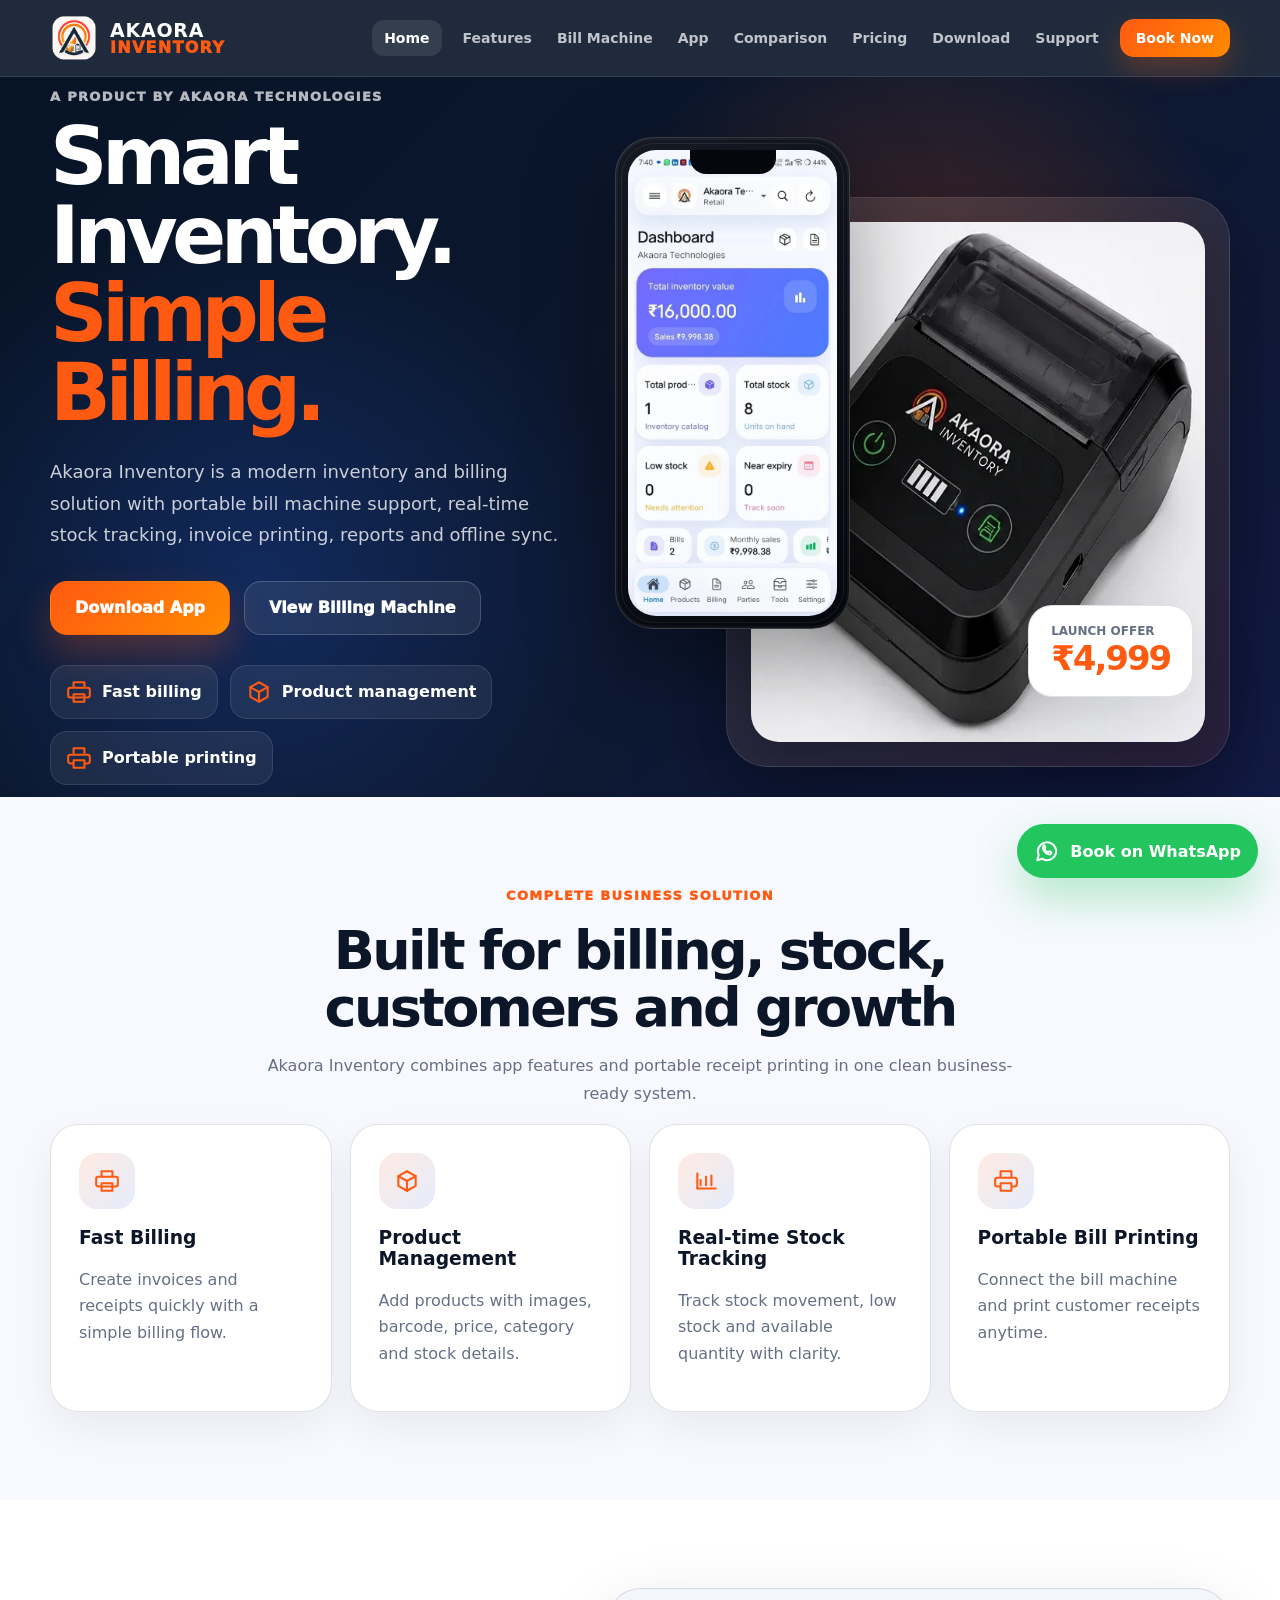
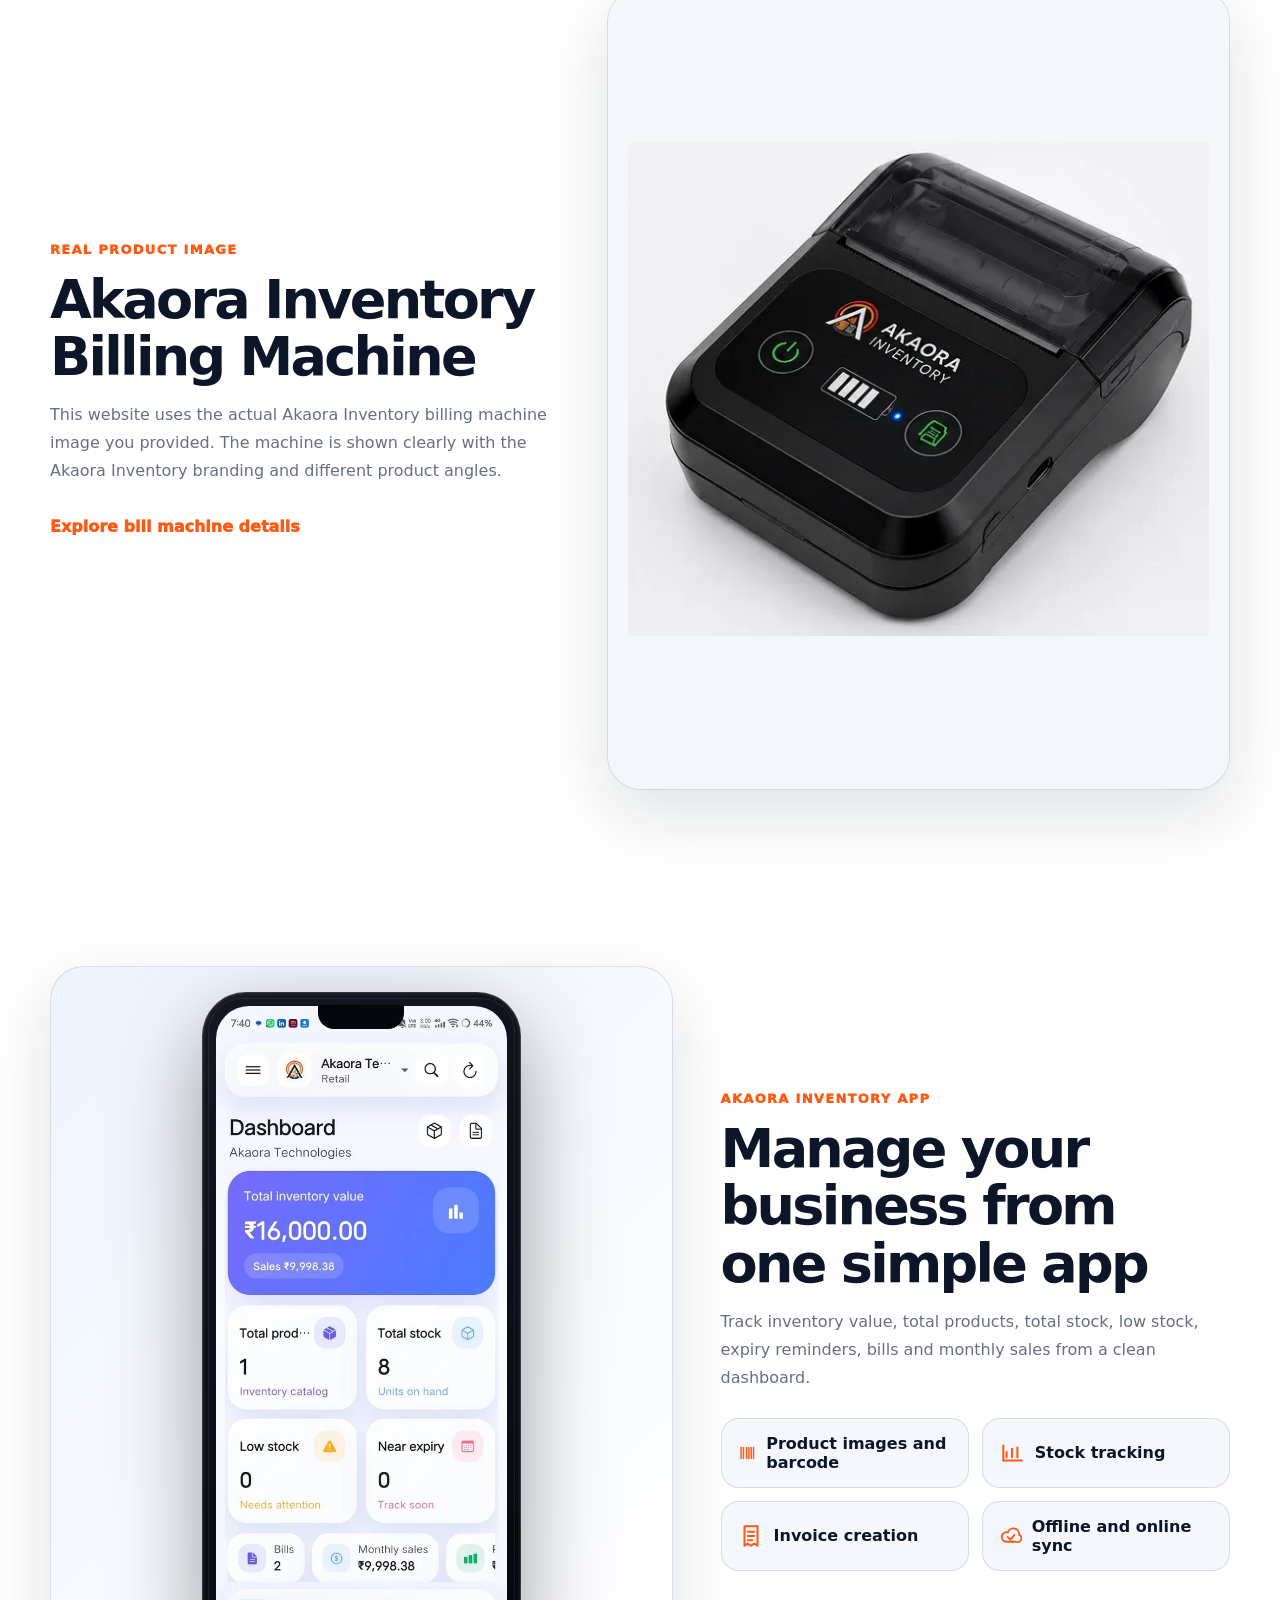
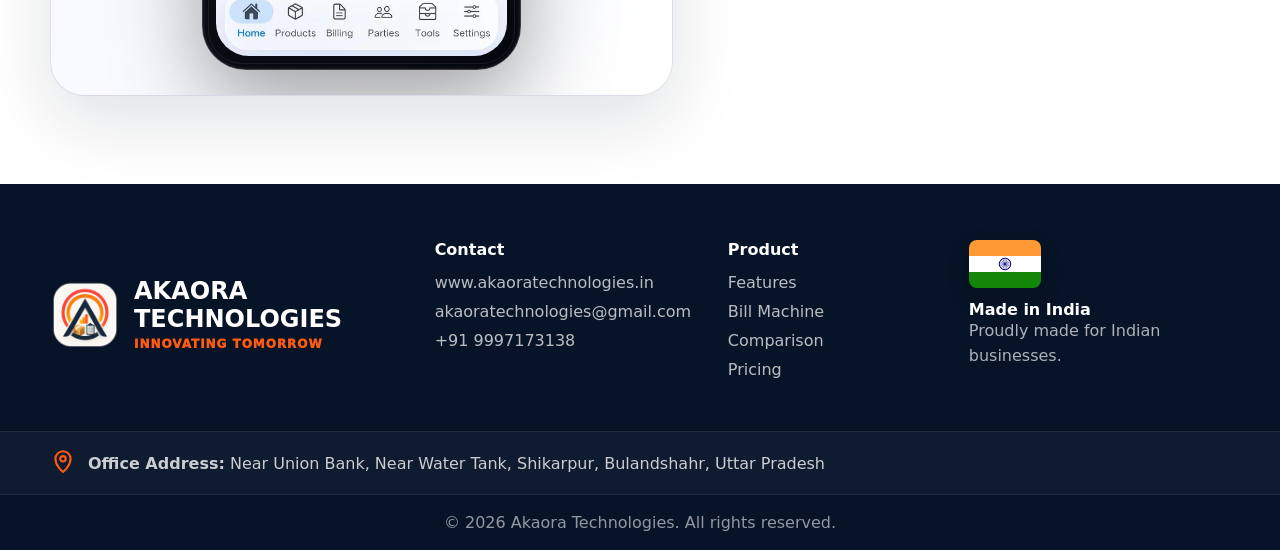
<file: index.html>
<!doctype html>
<html lang="en">
<head>
  <meta charset="utf-8">
  <meta name="viewport" content="width=device-width, initial-scale=1">
  <title>Akaora Inventory | Smart Inventory & Billing Solution</title>
  <meta name="description" content="Akaora Inventory is a modern inventory and billing app with portable bill machine support.">
  <meta name="theme-color" content="#071427">
  <link rel="icon" href="favicon.png">
  <link rel="stylesheet" href="style.css">
  <link rel="preload" href="assets/machine-angle-new.webp" as="image">
<link rel="preload" href="assets/app-dashboard.webp" as="image">
</head>
<body>

<header class="site-header">
  <div class="container nav">
    <a class="brand" href="index.html" aria-label="Akaora Inventory">
      <img src="assets/akaora-logo.webp" width="48" height="48" alt="Akaora Inventory logo">
      <span><b>Akaora</b><em>Inventory</em></span>
    </a>
    <button class="menu-btn" id="menuBtn" aria-label="Open menu"><span></span><span></span><span></span></button>
    <nav class="nav-links" id="navLinks"><a class="active" href="index.html">Home</a><a class="" href="features.html">Features</a><a class="" href="bill-machine.html">Bill Machine</a><a class="" href="app.html">App</a><a class="" href="comparison.html">Comparison</a><a class="" href="pricing.html">Pricing</a><a class="" href="download.html">Download</a><a class="" href="support.html">Support</a><a class="book-nav" href="book-now.html">Book Now</a></nav>
  </div>
</header>

<main>
<section class="hero">
  <div class="container hero-grid">
    <div class="hero-copy">
      <p class="eyebrow">A product by Akaora Technologies</p>
      <h1>Smart Inventory. <span>Simple Billing.</span></h1>
      <p class="lead">Akaora Inventory is a modern inventory and billing solution with portable bill machine support, real-time stock tracking, invoice printing, reports and offline sync.</p>
      <div class="hero-actions">
        <a class="btn primary" href="download.html">Download App</a>
        <a class="btn secondary" href="bill-machine.html">View Billing Machine</a>
      </div>
      <div class="hero-points">
        <div><svg viewBox="0 0 24 24" aria-hidden="true"><path d="M7 8V3h10v5M6 17H4a2 2 0 0 1-2-2v-5a2 2 0 0 1 2-2h16a2 2 0 0 1 2 2v5a2 2 0 0 1-2 2h-2"/><path d="M7 14h10v7H7z"/><path d="M8 17h8"/></svg><span>Fast billing</span></div>
        <div><svg viewBox="0 0 24 24" aria-hidden="true"><path d="m12 3 8 4.5v9L12 21l-8-4.5v-9L12 3z"/><path d="m4 7.5 8 4.5 8-4.5"/><path d="M12 12v9"/></svg><span>Product management</span></div>
        <div><svg viewBox="0 0 24 24" aria-hidden="true"><path d="M7 8V3h10v5"/><path d="M6 17H4a2 2 0 0 1-2-2v-4a2 2 0 0 1 2-2h16a2 2 0 0 1 2 2v4a2 2 0 0 1-2 2h-2"/><path d="M7 14h10v7H7z"/></svg><span>Portable printing</span></div>
      </div>
    </div>
    <div class="hero-product">
      <div class="machine-main-card">
        <img src="assets/machine-angle-new.webp" width="640" height="520" alt="Akaora Inventory portable bill machine">
      </div>
      <div class="app-card real-phone-frame">
        <span class="phone-notch"></span>
        <img src="assets/app-dashboard.webp" width="250" height="500" alt="Akaora Inventory app dashboard">
      </div>
      <div class="offer-chip"><span>Launch Offer</span><strong>₹4,999</strong></div>
    </div>
  </div>
</section>

<section class="section">
  <div class="container section-head">
    <p class="eyebrow dark">Complete business solution</p>
    <h2>Built for billing, stock, customers and growth</h2>
    <p>Akaora Inventory combines app features and portable receipt printing in one clean business-ready system.</p>
  </div>
  <div class="container cards-grid">
    <article class="feature-card"><span class="svgbox"><svg viewBox="0 0 24 24" aria-hidden="true"><path d="M7 8V3h10v5M6 17H4a2 2 0 0 1-2-2v-5a2 2 0 0 1 2-2h16a2 2 0 0 1 2 2v5a2 2 0 0 1-2 2h-2"/><path d="M7 14h10v7H7z"/><path d="M8 17h8"/></svg></span><h3>Fast Billing</h3><p>Create invoices and receipts quickly with a simple billing flow.</p></article><article class="feature-card"><span class="svgbox"><svg viewBox="0 0 24 24" aria-hidden="true"><path d="m12 3 8 4.5v9L12 21l-8-4.5v-9L12 3z"/><path d="m4 7.5 8 4.5 8-4.5"/><path d="M12 12v9"/></svg></span><h3>Product Management</h3><p>Add products with images, barcode, price, category and stock details.</p></article><article class="feature-card"><span class="svgbox"><svg viewBox="0 0 24 24" aria-hidden="true"><path d="M4 19V5"/><path d="M4 19h17"/><path d="M7 16v-5"/><path d="M12 16V8"/><path d="M17 16v-9"/></svg></span><h3>Real-time Stock Tracking</h3><p>Track stock movement, low stock and available quantity with clarity.</p></article><article class="feature-card"><span class="svgbox"><svg viewBox="0 0 24 24" aria-hidden="true"><path d="M7 8V3h10v5"/><path d="M6 17H4a2 2 0 0 1-2-2v-4a2 2 0 0 1 2-2h16a2 2 0 0 1 2 2v4a2 2 0 0 1-2 2h-2"/><path d="M7 14h10v7H7z"/></svg></span><h3>Portable Bill Printing</h3><p>Connect the bill machine and print customer receipts anytime.</p></article>
  </div>
</section>

<section class="section product-section">
  <div class="container split-grid">
    <div>
      <p class="eyebrow dark">Real product image</p>
      <h2>Akaora Inventory Billing Machine</h2>
      <p class="muted">This website uses the actual Akaora Inventory billing machine image you provided. The machine is shown clearly with the Akaora Inventory branding and different product angles.</p>
      <a class="text-link" href="bill-machine.html">Explore bill machine details</a>
    </div>
    <div class="product-board">
      <img src="assets/machine-angle-new.webp" width="1200" height="800" loading="lazy" decoding="async" alt="Akaora Inventory billing machine product board">
    </div>
  </div>
</section>

<section class="section light-section">
  <div class="container split-grid reverse">
    <div class="app-preview">
      <div class="real-phone-frame large">
        <span class="phone-notch"></span>
        <img src="assets/app-dashboard.webp" width="330" height="660" loading="lazy" decoding="async" alt="Akaora Inventory dashboard screen">
      </div>
    </div>
    <div>
      <p class="eyebrow dark">Akaora Inventory App</p>
      <h2>Manage your business from one simple app</h2>
      <p class="muted">Track inventory value, total products, total stock, low stock, expiry reminders, bills and monthly sales from a clean dashboard.</p>
      <div class="mini-feature-list">
        <span><svg viewBox="0 0 24 24" aria-hidden="true"><path d="M4 5v14"/><path d="M7 5v14"/><path d="M11 5v14"/><path d="M14 5v14"/><path d="M20 5v14"/><path d="M17 5v14"/></svg> Product images and barcode</span>
        <span><svg viewBox="0 0 24 24" aria-hidden="true"><path d="M4 19V5"/><path d="M4 19h17"/><path d="M7 16v-5"/><path d="M12 16V8"/><path d="M17 16v-9"/></svg> Stock tracking</span>
        <span><svg viewBox="0 0 24 24" aria-hidden="true"><path d="M6 3h12v18l-3-2-3 2-3-2-3 2z"/><path d="M9 8h6"/><path d="M9 12h6"/><path d="M9 16h4"/></svg> Invoice creation</span>
        <span><svg viewBox="0 0 24 24" aria-hidden="true"><path d="M17.5 18H8a5 5 0 1 1 1.3-9.8A6 6 0 0 1 21 10.5 3.8 3.8 0 0 1 17.5 18z"/><path d="m9 13 3 3 4-5"/></svg> Offline and online sync</span>
      </div>
    </div>
  </div>
</section>
</main>

<footer class="footer">
  <div class="container footer-grid">
    <div class="footer-brand">
      <img src="assets/akaora-logo.webp" width="70" height="70" loading="lazy" alt="Akaora Technologies logo">
      <div><strong>Akaora Technologies</strong><span>Innovating Tomorrow</span></div>
    </div>
    <div>
      <h4>Contact</h4>
      <a href="https://www.akaoratechnologies.in">www.akaoratechnologies.in</a>
      <a href="mailto:akaoratechnologies@gmail.com">akaoratechnologies@gmail.com</a>
      <a href="tel:+919997173138">+91 9997173138</a>
    </div>
    <div>
      <h4>Product</h4>
      <a href="features.html">Features</a>
      <a href="bill-machine.html">Bill Machine</a>
      <a href="comparison.html">Comparison</a>
      <a href="pricing.html">Pricing</a>
    </div>
    <div class="footer-india">
      
<svg class="india-flag" viewBox="0 0 90 60" role="img" aria-label="Indian flag">
  <rect width="90" height="20" fill="#FF9933"/>
  <rect y="20" width="90" height="20" fill="#FFFFFF"/>
  <rect y="40" width="90" height="20" fill="#138808"/>
  <circle cx="45" cy="30" r="7.2" fill="none" stroke="#000080" stroke-width="1.2"/>
  <g stroke="#000080" stroke-width=".55">
    <line x1="45" y1="22.8" x2="45" y2="37.2"/>
    <line x1="37.8" y1="30" x2="52.2" y2="30"/>
    <line x1="39.9" y1="24.9" x2="50.1" y2="35.1"/>
    <line x1="50.1" y1="24.9" x2="39.9" y2="35.1"/>
    <line x1="42.2" y1="23.4" x2="47.8" y2="36.6"/>
    <line x1="47.8" y1="23.4" x2="42.2" y2="36.6"/>
    <line x1="38.4" y1="27.2" x2="51.6" y2="32.8"/>
    <line x1="51.6" y1="27.2" x2="38.4" y2="32.8"/>
  </g>
</svg>

      <strong>Made in India</strong>
      <p>Proudly made for Indian businesses.</p>
    </div>
  </div>
  <div class="office-address">
    <div class="container">
      <span><svg viewBox="0 0 24 24" aria-hidden="true"><path d="M12 22s7-5.1 7-12a7 7 0 0 0-14 0c0 6.9 7 12 7 12Z"/><circle cx="12" cy="10" r="2.5"/></svg></span>
      <p><strong>Office Address:</strong> Near Union Bank, Near Water Tank, Shikarpur, Bulandshahr, Uttar Pradesh</p>
    </div>
  </div>
  <div class="copyright">© 2026 Akaora Technologies. All rights reserved.</div>
</footer>

<script src="script.js" defer></script>
<a class="floating-whatsapp" href="https://wa.me/919997173138?text=Hello%20Akaora%20Technologies%2C%20I%20want%20to%20book%20Akaora%20Inventory%20Bill%20Machine." target="_blank" aria-label="Chat on WhatsApp">
<svg viewBox="0 0 24 24" aria-hidden="true">
  <path d="M20.5 11.8a8.5 8.5 0 0 1-12.8 7.4L3 20.5l1.3-4.5a8.5 8.5 0 1 1 16.2-4.2Z"/>
  <path d="M8.8 7.8c-.2.4-.6.8-.6 1.5 0 1.8 2.4 4.9 5.4 5.8.7.2 1.4.1 1.8-.4l.7-.9c.2-.3.1-.6-.2-.8l-1.5-.7c-.3-.1-.5-.1-.7.2l-.4.5c-.2.2-.4.2-.7.1-1.2-.5-2.2-1.5-2.8-2.7-.1-.3-.1-.5.1-.7l.4-.4c.2-.2.3-.5.1-.8L9.8 7c-.2-.3-.7-.4-1-.1Z"/>
</svg>
<span>Book on WhatsApp</span></a>
</body>
</html>
</file>
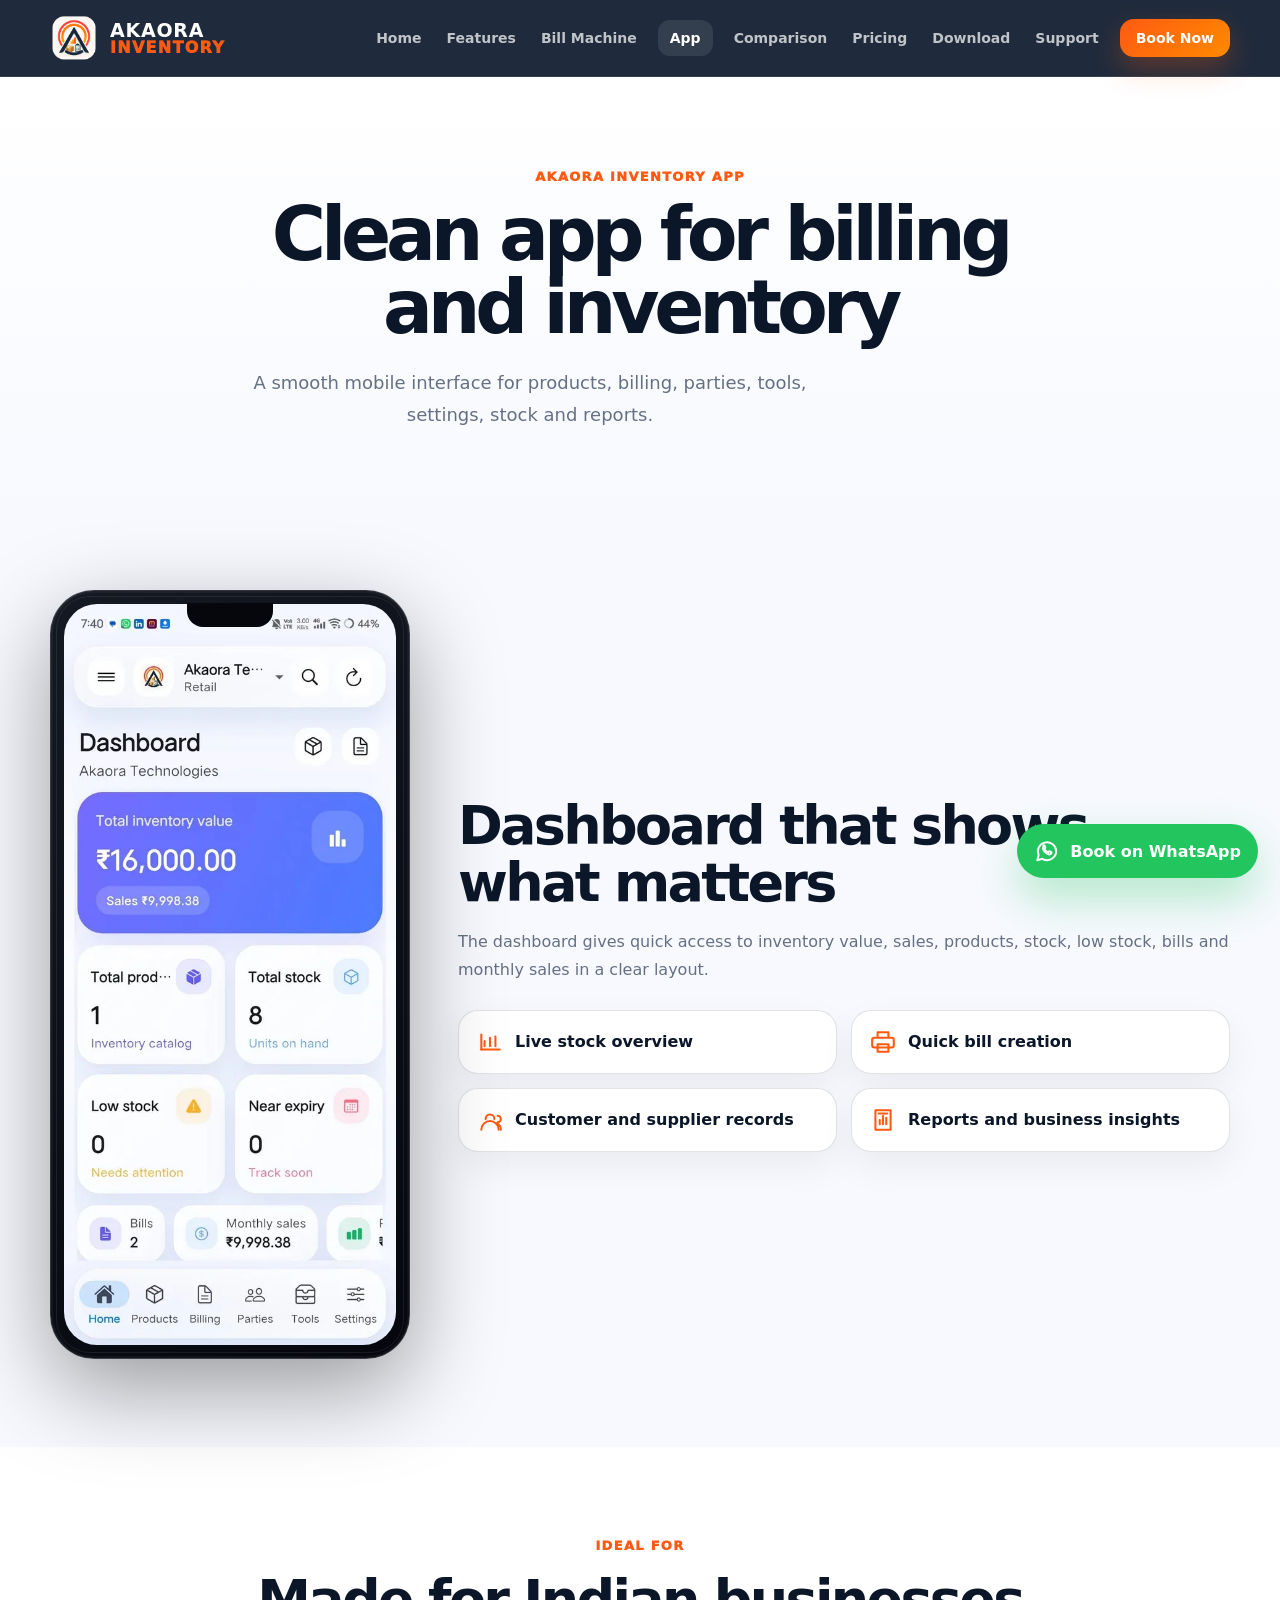
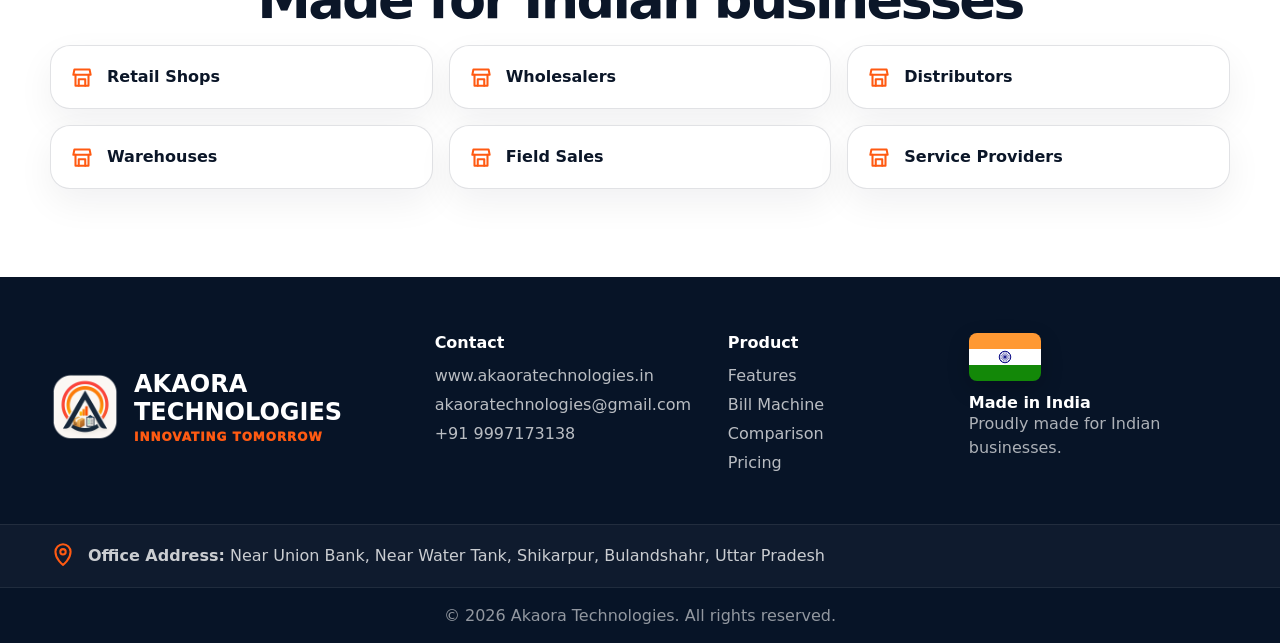
<file: app.html>
<!doctype html>
<html lang="en">
<head>
  <meta charset="utf-8">
  <meta name="viewport" content="width=device-width, initial-scale=1">
  <title>Akaora Inventory App</title>
  <meta name="description" content="Akaora Inventory app page with dashboard and app features.">
  <meta name="theme-color" content="#071427">
  <link rel="icon" href="favicon.png">
  <link rel="stylesheet" href="style.css">
  <link rel="preload" href="assets/app-dashboard.webp" as="image">
</head>
<body>

<header class="site-header">
  <div class="container nav">
    <a class="brand" href="index.html" aria-label="Akaora Inventory">
      <img src="assets/akaora-logo.webp" width="48" height="48" alt="Akaora Inventory logo">
      <span><b>Akaora</b><em>Inventory</em></span>
    </a>
    <button class="menu-btn" id="menuBtn" aria-label="Open menu"><span></span><span></span><span></span></button>
    <nav class="nav-links" id="navLinks"><a class="" href="index.html">Home</a><a class="" href="features.html">Features</a><a class="" href="bill-machine.html">Bill Machine</a><a class="active" href="app.html">App</a><a class="" href="comparison.html">Comparison</a><a class="" href="pricing.html">Pricing</a><a class="" href="download.html">Download</a><a class="" href="support.html">Support</a><a class="book-nav" href="book-now.html">Book Now</a></nav>
  </div>
</header>

<main>
<section class="page-hero">
  <div class="container narrow">
    <p class="eyebrow dark">Akaora Inventory App</p>
    <h1>Clean app for billing and inventory</h1>
    <p class="lead dark">A smooth mobile interface for products, billing, parties, tools, settings, stock and reports.</p>
  </div>
</section>
<section class="section">
  <div class="container app-layout">
    <div class="app-screen real-phone-frame large">
      <span class="phone-notch"></span>
      <img src="assets/app-dashboard.webp" width="360" height="720" alt="Akaora Inventory app screenshot">
    </div>
    <div class="app-content">
      <h2>Dashboard that shows what matters</h2>
      <p class="muted">The dashboard gives quick access to inventory value, sales, products, stock, low stock, bills and monthly sales in a clear layout.</p>
      <div class="app-feature-cards">
        <div><svg viewBox="0 0 24 24" aria-hidden="true"><path d="M4 19V5"/><path d="M4 19h17"/><path d="M7 16v-5"/><path d="M12 16V8"/><path d="M17 16v-9"/></svg><b>Live stock overview</b></div>
        <div><svg viewBox="0 0 24 24" aria-hidden="true"><path d="M7 8V3h10v5M6 17H4a2 2 0 0 1-2-2v-5a2 2 0 0 1 2-2h16a2 2 0 0 1 2 2v5a2 2 0 0 1-2 2h-2"/><path d="M7 14h10v7H7z"/><path d="M8 17h8"/></svg><b>Quick bill creation</b></div>
        <div><svg viewBox="0 0 24 24" aria-hidden="true"><path d="M16 11a4 4 0 1 0-8 0"/><path d="M4 21a8 8 0 0 1 16 0"/><path d="M19 8a3 3 0 0 1 0 6"/><path d="M22 21a6 6 0 0 0-4-5.7"/></svg><b>Customer and supplier records</b></div>
        <div><svg viewBox="0 0 24 24" aria-hidden="true"><path d="M5 3h14v18H5z"/><path d="M9 16v-4"/><path d="M12 16V8"/><path d="M15 16v-6"/><path d="M8 6h8"/></svg><b>Reports and business insights</b></div>
      </div>
    </div>
  </div>
</section>
<section class="section content-block">
  <div class="container section-head">
    <p class="eyebrow dark">Ideal for</p>
    <h2>Made for Indian businesses</h2>
  </div>
  <div class="container usecase-grid">
    <div><svg viewBox="0 0 24 24" aria-hidden="true"><path d="M4 10h16l-1-5H5z"/><path d="M6 10v10h12V10"/><path d="M9 20v-6h6v6"/></svg><b>Retail Shops</b></div><div><svg viewBox="0 0 24 24" aria-hidden="true"><path d="M4 10h16l-1-5H5z"/><path d="M6 10v10h12V10"/><path d="M9 20v-6h6v6"/></svg><b>Wholesalers</b></div><div><svg viewBox="0 0 24 24" aria-hidden="true"><path d="M4 10h16l-1-5H5z"/><path d="M6 10v10h12V10"/><path d="M9 20v-6h6v6"/></svg><b>Distributors</b></div><div><svg viewBox="0 0 24 24" aria-hidden="true"><path d="M4 10h16l-1-5H5z"/><path d="M6 10v10h12V10"/><path d="M9 20v-6h6v6"/></svg><b>Warehouses</b></div><div><svg viewBox="0 0 24 24" aria-hidden="true"><path d="M4 10h16l-1-5H5z"/><path d="M6 10v10h12V10"/><path d="M9 20v-6h6v6"/></svg><b>Field Sales</b></div><div><svg viewBox="0 0 24 24" aria-hidden="true"><path d="M4 10h16l-1-5H5z"/><path d="M6 10v10h12V10"/><path d="M9 20v-6h6v6"/></svg><b>Service Providers</b></div>
  </div>
</section>
</main>

<footer class="footer">
  <div class="container footer-grid">
    <div class="footer-brand">
      <img src="assets/akaora-logo.webp" width="70" height="70" loading="lazy" alt="Akaora Technologies logo">
      <div><strong>Akaora Technologies</strong><span>Innovating Tomorrow</span></div>
    </div>
    <div>
      <h4>Contact</h4>
      <a href="https://www.akaoratechnologies.in">www.akaoratechnologies.in</a>
      <a href="mailto:akaoratechnologies@gmail.com">akaoratechnologies@gmail.com</a>
      <a href="tel:+919997173138">+91 9997173138</a>
    </div>
    <div>
      <h4>Product</h4>
      <a href="features.html">Features</a>
      <a href="bill-machine.html">Bill Machine</a>
      <a href="comparison.html">Comparison</a>
      <a href="pricing.html">Pricing</a>
    </div>
    <div class="footer-india">
      
<svg class="india-flag" viewBox="0 0 90 60" role="img" aria-label="Indian flag">
  <rect width="90" height="20" fill="#FF9933"/>
  <rect y="20" width="90" height="20" fill="#FFFFFF"/>
  <rect y="40" width="90" height="20" fill="#138808"/>
  <circle cx="45" cy="30" r="7.2" fill="none" stroke="#000080" stroke-width="1.2"/>
  <g stroke="#000080" stroke-width=".55">
    <line x1="45" y1="22.8" x2="45" y2="37.2"/>
    <line x1="37.8" y1="30" x2="52.2" y2="30"/>
    <line x1="39.9" y1="24.9" x2="50.1" y2="35.1"/>
    <line x1="50.1" y1="24.9" x2="39.9" y2="35.1"/>
    <line x1="42.2" y1="23.4" x2="47.8" y2="36.6"/>
    <line x1="47.8" y1="23.4" x2="42.2" y2="36.6"/>
    <line x1="38.4" y1="27.2" x2="51.6" y2="32.8"/>
    <line x1="51.6" y1="27.2" x2="38.4" y2="32.8"/>
  </g>
</svg>

      <strong>Made in India</strong>
      <p>Proudly made for Indian businesses.</p>
    </div>
  </div>
  <div class="office-address">
    <div class="container">
      <span><svg viewBox="0 0 24 24" aria-hidden="true"><path d="M12 22s7-5.1 7-12a7 7 0 0 0-14 0c0 6.9 7 12 7 12Z"/><circle cx="12" cy="10" r="2.5"/></svg></span>
      <p><strong>Office Address:</strong> Near Union Bank, Near Water Tank, Shikarpur, Bulandshahr, Uttar Pradesh</p>
    </div>
  </div>
  <div class="copyright">© 2026 Akaora Technologies. All rights reserved.</div>
</footer>

<script src="script.js" defer></script>
<a class="floating-whatsapp" href="https://wa.me/919997173138?text=Hello%20Akaora%20Technologies%2C%20I%20want%20to%20book%20Akaora%20Inventory%20Bill%20Machine." target="_blank" aria-label="Chat on WhatsApp">
<svg viewBox="0 0 24 24" aria-hidden="true">
  <path d="M20.5 11.8a8.5 8.5 0 0 1-12.8 7.4L3 20.5l1.3-4.5a8.5 8.5 0 1 1 16.2-4.2Z"/>
  <path d="M8.8 7.8c-.2.4-.6.8-.6 1.5 0 1.8 2.4 4.9 5.4 5.8.7.2 1.4.1 1.8-.4l.7-.9c.2-.3.1-.6-.2-.8l-1.5-.7c-.3-.1-.5-.1-.7.2l-.4.5c-.2.2-.4.2-.7.1-1.2-.5-2.2-1.5-2.8-2.7-.1-.3-.1-.5.1-.7l.4-.4c.2-.2.3-.5.1-.8L9.8 7c-.2-.3-.7-.4-1-.1Z"/>
</svg>
<span>Book on WhatsApp</span></a>
</body>
</html>
</file>
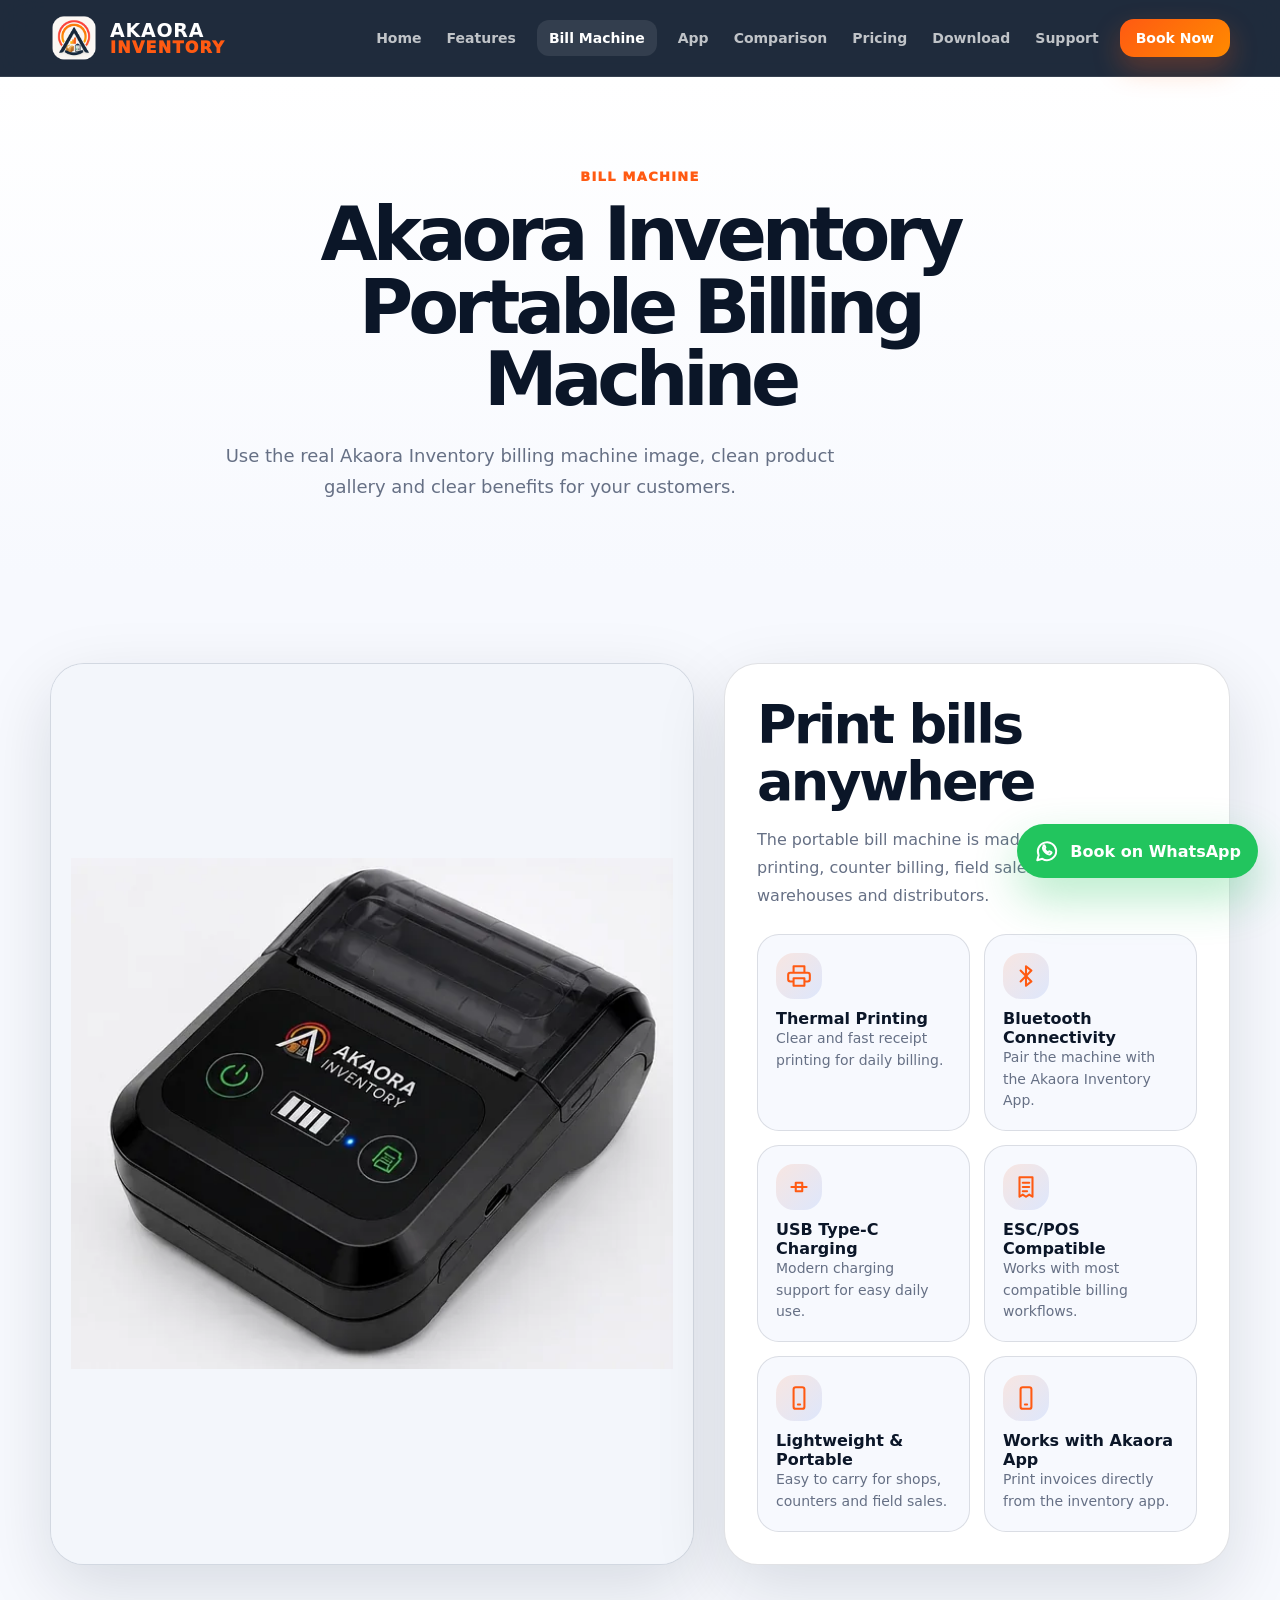
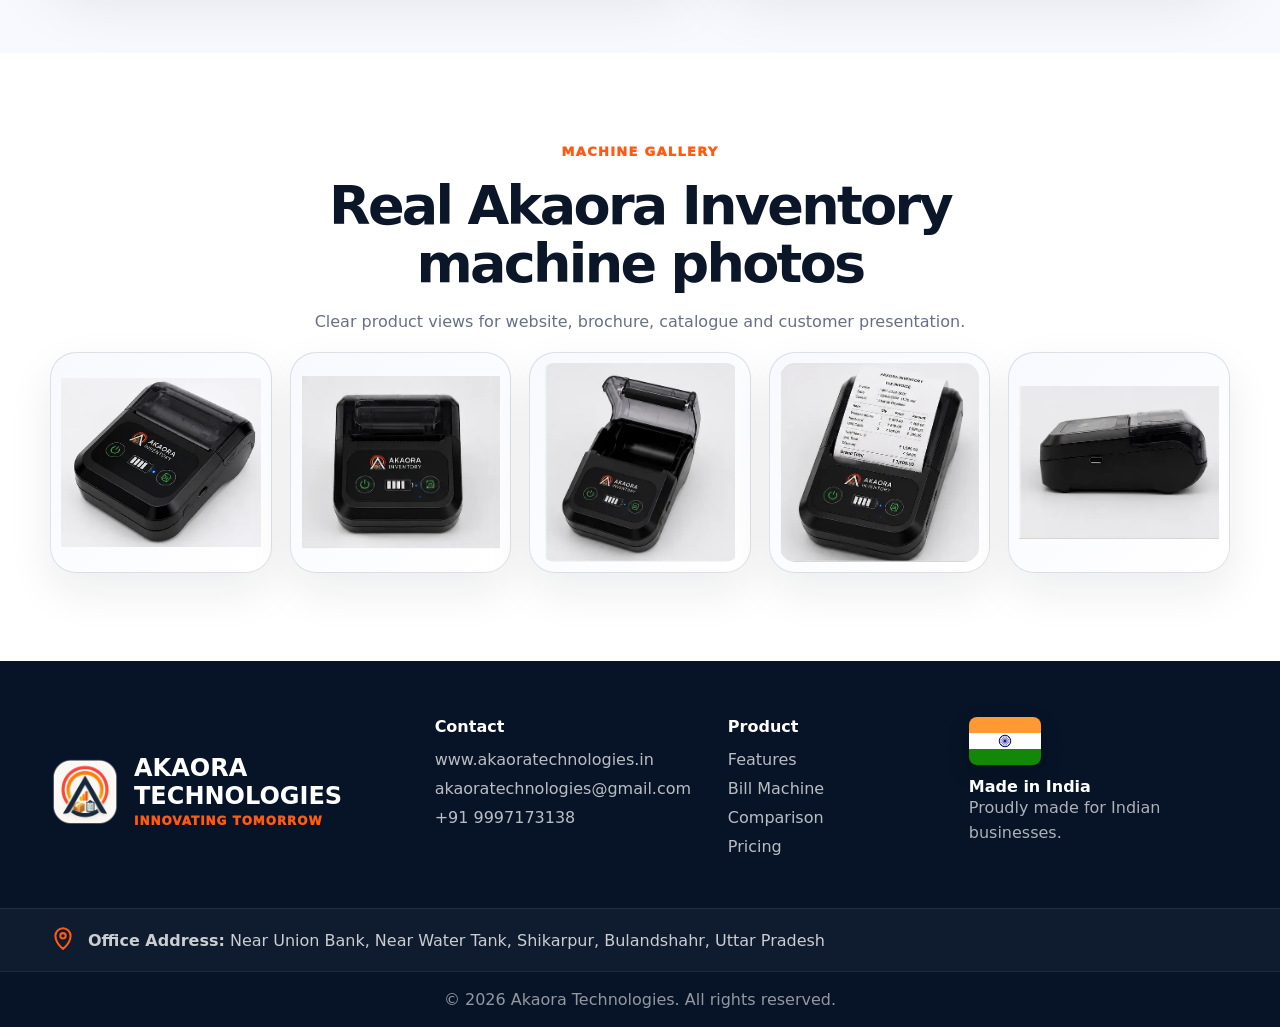
<file: bill-machine.html>
<!doctype html>
<html lang="en">
<head>
  <meta charset="utf-8">
  <meta name="viewport" content="width=device-width, initial-scale=1">
  <title>Akaora Inventory Billing Machine</title>
  <meta name="description" content="Akaora Inventory portable billing machine using real product images.">
  <meta name="theme-color" content="#071427">
  <link rel="icon" href="favicon.png">
  <link rel="stylesheet" href="style.css">
  <link rel="preload" href="assets/machine-angle-new.webp" as="image">
</head>
<body>

<header class="site-header">
  <div class="container nav">
    <a class="brand" href="index.html" aria-label="Akaora Inventory">
      <img src="assets/akaora-logo.webp" width="48" height="48" alt="Akaora Inventory logo">
      <span><b>Akaora</b><em>Inventory</em></span>
    </a>
    <button class="menu-btn" id="menuBtn" aria-label="Open menu"><span></span><span></span><span></span></button>
    <nav class="nav-links" id="navLinks"><a class="" href="index.html">Home</a><a class="" href="features.html">Features</a><a class="active" href="bill-machine.html">Bill Machine</a><a class="" href="app.html">App</a><a class="" href="comparison.html">Comparison</a><a class="" href="pricing.html">Pricing</a><a class="" href="download.html">Download</a><a class="" href="support.html">Support</a><a class="book-nav" href="book-now.html">Book Now</a></nav>
  </div>
</header>

<main>
<section class="page-hero">
  <div class="container narrow">
    <p class="eyebrow dark">Bill Machine</p>
    <h1>Akaora Inventory Portable Billing Machine</h1>
    <p class="lead dark">Use the real Akaora Inventory billing machine image, clean product gallery and clear benefits for your customers.</p>
  </div>
</section>
<section class="section">
  <div class="container machine-layout">
    <div class="machine-image">
      <img src="assets/machine-angle-new.webp" width="1200" height="800" alt="Akaora Inventory bill machine product photo collage">
    </div>
    <div class="machine-content">
      <h2>Print bills anywhere</h2>
      <p class="muted">The portable bill machine is made for fast receipt printing, counter billing, field sales, shops, warehouses and distributors.</p>
      <div class="machine-feature-grid">
        <div><span class="svgbox small"><svg viewBox="0 0 24 24" aria-hidden="true"><path d="M7 8V3h10v5"/><path d="M6 17H4a2 2 0 0 1-2-2v-4a2 2 0 0 1 2-2h16a2 2 0 0 1 2 2v4a2 2 0 0 1-2 2h-2"/><path d="M7 14h10v7H7z"/></svg></span><b>Thermal Printing</b><p>Clear and fast receipt printing for daily billing.</p></div><div><span class="svgbox small"><svg viewBox="0 0 24 24" aria-hidden="true"><path d="M7 7l10 10-5 4V3l5 4L7 17"/></svg></span><b>Bluetooth Connectivity</b><p>Pair the machine with the Akaora Inventory App.</p></div><div><span class="svgbox small"><svg viewBox="0 0 24 24" aria-hidden="true"><path d="M5 12h14"/><path d="M9 8h6v8H9z"/></svg></span><b>USB Type-C Charging</b><p>Modern charging support for easy daily use.</p></div><div><span class="svgbox small"><svg viewBox="0 0 24 24" aria-hidden="true"><path d="M6 3h12v18l-3-2-3 2-3-2-3 2z"/><path d="M9 8h6"/><path d="M9 12h6"/><path d="M9 16h4"/></svg></span><b>ESC/POS Compatible</b><p>Works with most compatible billing workflows.</p></div><div><span class="svgbox small"><svg viewBox="0 0 24 24" aria-hidden="true"><rect x="7" y="2" width="10" height="20" rx="2"/><path d="M11 18h2"/></svg></span><b>Lightweight & Portable</b><p>Easy to carry for shops, counters and field sales.</p></div><div><span class="svgbox small"><svg viewBox="0 0 24 24" aria-hidden="true"><rect x="7" y="2" width="10" height="20" rx="2"/><path d="M11 18h2"/></svg></span><b>Works with Akaora App</b><p>Print invoices directly from the inventory app.</p></div>
      </div>
    </div>
  </div>
</section>

<section class="section light-section">
  <div class="container section-head">
    <p class="eyebrow dark">Machine Gallery</p>
    <h2>Real Akaora Inventory machine photos</h2>
    <p>Clear product views for website, brochure, catalogue and customer presentation.</p>
  </div>
  <div class="container gallery-grid machine-gallery-updated">
    <img src="assets/machine-angle-new.webp" loading="lazy" decoding="async" alt="Akaora Inventory machine angle view">
    <img src="assets/machine-front-new.webp" loading="lazy" decoding="async" alt="Akaora Inventory machine front view">
    <img src="assets/machine-open-new.webp" loading="lazy" decoding="async" alt="Akaora Inventory machine open view">
    <img src="assets/machine-printing-new.webp" loading="lazy" decoding="async" alt="Akaora Inventory machine printing receipt">
    <img src="assets/machine-side-new.webp" loading="lazy" decoding="async" alt="Akaora Inventory machine side view">
  </div>
</section>

</main>

<footer class="footer">
  <div class="container footer-grid">
    <div class="footer-brand">
      <img src="assets/akaora-logo.webp" width="70" height="70" loading="lazy" alt="Akaora Technologies logo">
      <div><strong>Akaora Technologies</strong><span>Innovating Tomorrow</span></div>
    </div>
    <div>
      <h4>Contact</h4>
      <a href="https://www.akaoratechnologies.in">www.akaoratechnologies.in</a>
      <a href="mailto:akaoratechnologies@gmail.com">akaoratechnologies@gmail.com</a>
      <a href="tel:+919997173138">+91 9997173138</a>
    </div>
    <div>
      <h4>Product</h4>
      <a href="features.html">Features</a>
      <a href="bill-machine.html">Bill Machine</a>
      <a href="comparison.html">Comparison</a>
      <a href="pricing.html">Pricing</a>
    </div>
    <div class="footer-india">
      
<svg class="india-flag" viewBox="0 0 90 60" role="img" aria-label="Indian flag">
  <rect width="90" height="20" fill="#FF9933"/>
  <rect y="20" width="90" height="20" fill="#FFFFFF"/>
  <rect y="40" width="90" height="20" fill="#138808"/>
  <circle cx="45" cy="30" r="7.2" fill="none" stroke="#000080" stroke-width="1.2"/>
  <g stroke="#000080" stroke-width=".55">
    <line x1="45" y1="22.8" x2="45" y2="37.2"/>
    <line x1="37.8" y1="30" x2="52.2" y2="30"/>
    <line x1="39.9" y1="24.9" x2="50.1" y2="35.1"/>
    <line x1="50.1" y1="24.9" x2="39.9" y2="35.1"/>
    <line x1="42.2" y1="23.4" x2="47.8" y2="36.6"/>
    <line x1="47.8" y1="23.4" x2="42.2" y2="36.6"/>
    <line x1="38.4" y1="27.2" x2="51.6" y2="32.8"/>
    <line x1="51.6" y1="27.2" x2="38.4" y2="32.8"/>
  </g>
</svg>

      <strong>Made in India</strong>
      <p>Proudly made for Indian businesses.</p>
    </div>
  </div>
  <div class="office-address">
    <div class="container">
      <span><svg viewBox="0 0 24 24" aria-hidden="true"><path d="M12 22s7-5.1 7-12a7 7 0 0 0-14 0c0 6.9 7 12 7 12Z"/><circle cx="12" cy="10" r="2.5"/></svg></span>
      <p><strong>Office Address:</strong> Near Union Bank, Near Water Tank, Shikarpur, Bulandshahr, Uttar Pradesh</p>
    </div>
  </div>
  <div class="copyright">© 2026 Akaora Technologies. All rights reserved.</div>
</footer>

<script src="script.js" defer></script>
<a class="floating-whatsapp" href="https://wa.me/919997173138?text=Hello%20Akaora%20Technologies%2C%20I%20want%20to%20book%20Akaora%20Inventory%20Bill%20Machine." target="_blank" aria-label="Chat on WhatsApp">
<svg viewBox="0 0 24 24" aria-hidden="true">
  <path d="M20.5 11.8a8.5 8.5 0 0 1-12.8 7.4L3 20.5l1.3-4.5a8.5 8.5 0 1 1 16.2-4.2Z"/>
  <path d="M8.8 7.8c-.2.4-.6.8-.6 1.5 0 1.8 2.4 4.9 5.4 5.8.7.2 1.4.1 1.8-.4l.7-.9c.2-.3.1-.6-.2-.8l-1.5-.7c-.3-.1-.5-.1-.7.2l-.4.5c-.2.2-.4.2-.7.1-1.2-.5-2.2-1.5-2.8-2.7-.1-.3-.1-.5.1-.7l.4-.4c.2-.2.3-.5.1-.8L9.8 7c-.2-.3-.7-.4-1-.1Z"/>
</svg>
<span>Book on WhatsApp</span></a>
</body>
</html>
</file>
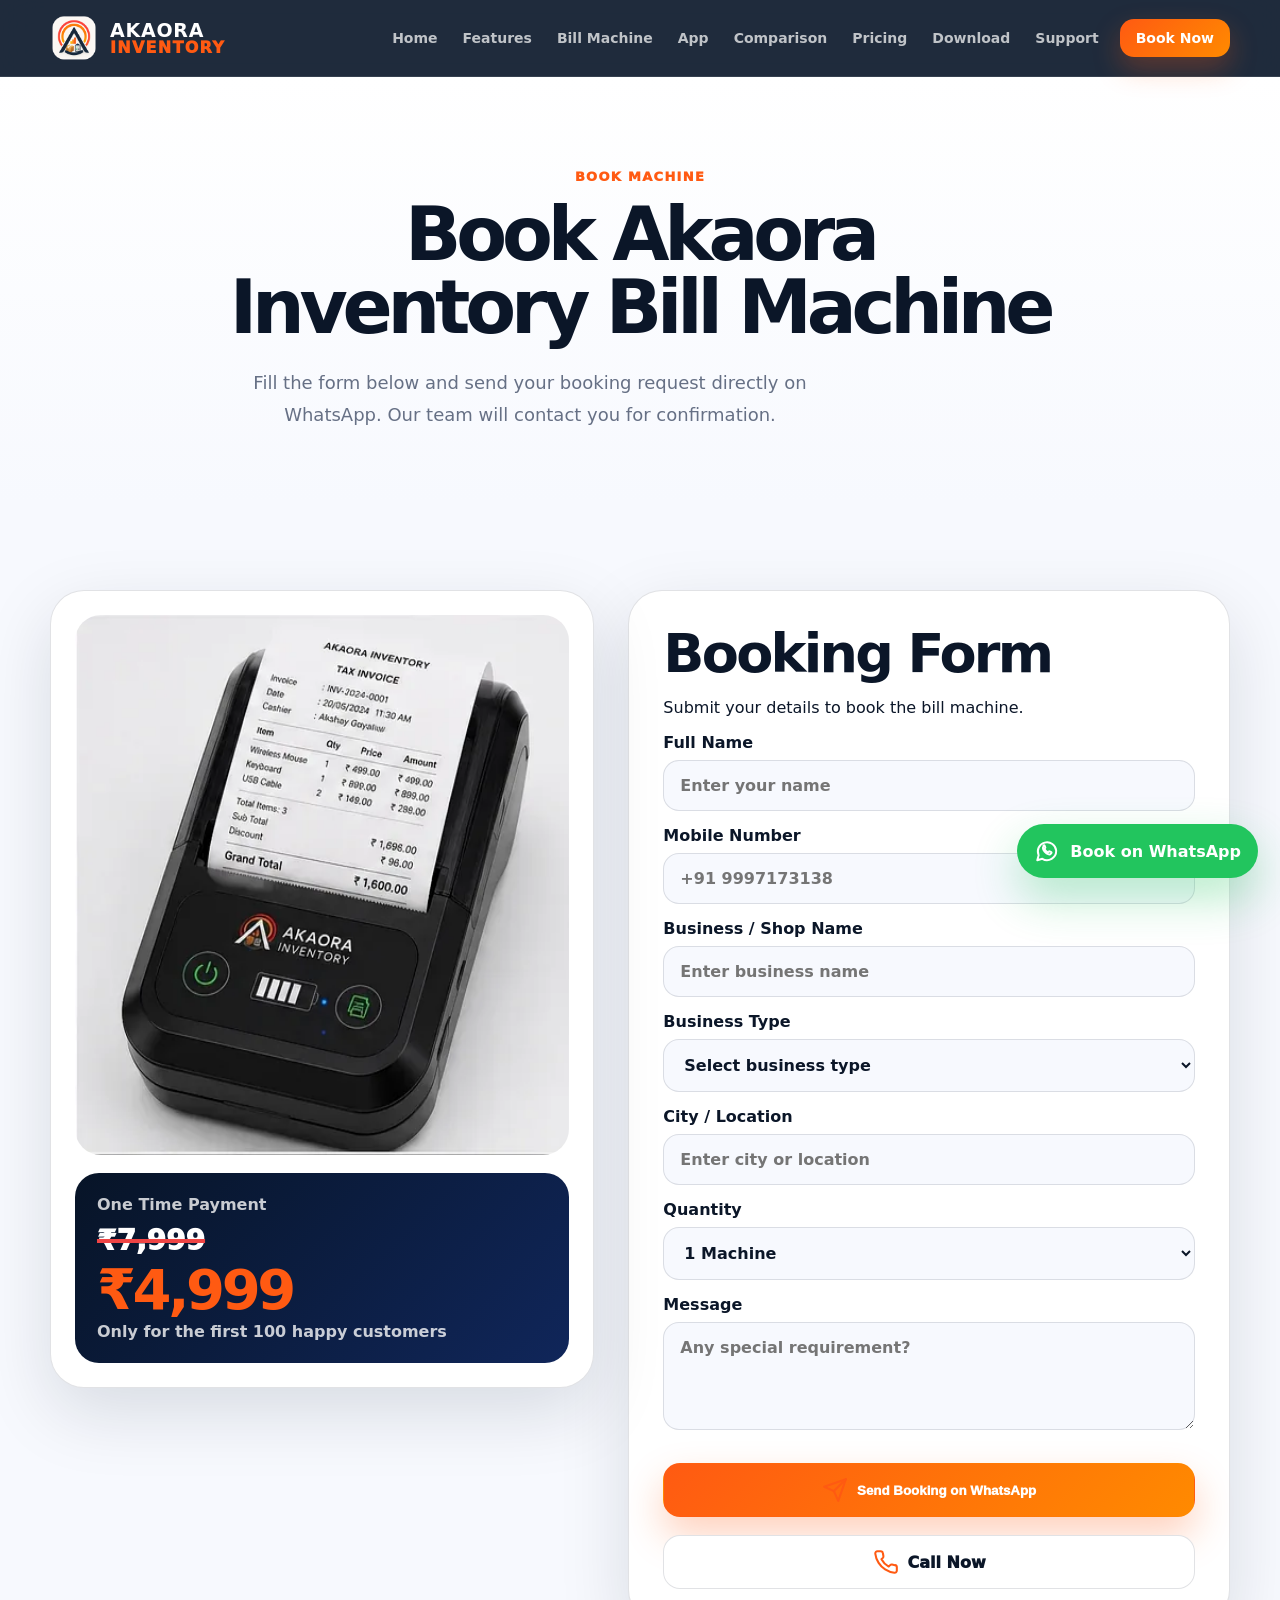
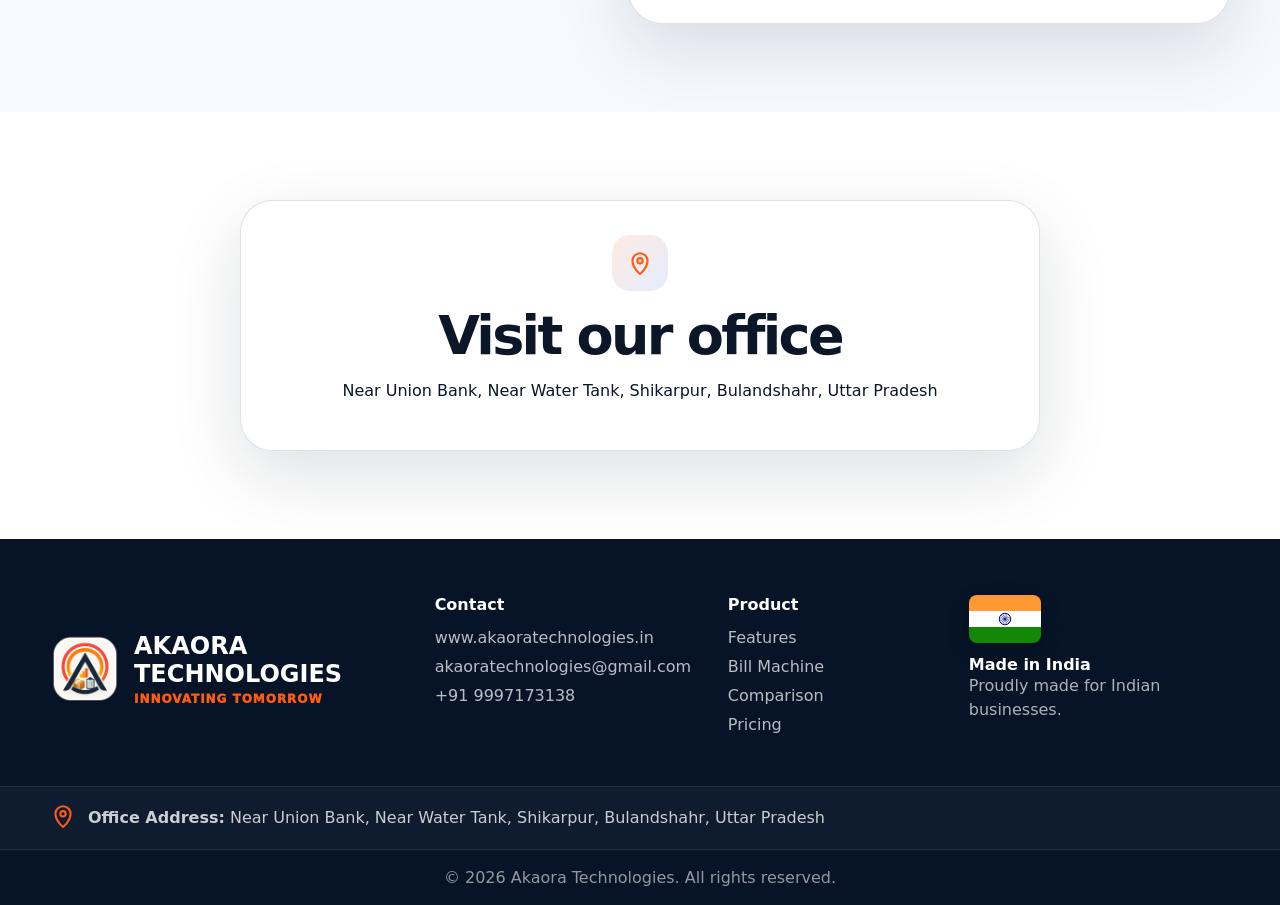
<file: book-now.html>
<!doctype html>
<html lang="en">
<head>
  <meta charset="utf-8">
  <meta name="viewport" content="width=device-width, initial-scale=1">
  <title>Book Akaora Inventory Bill Machine</title>
  <meta name="description" content="Book Akaora Inventory portable bill machine directly from the website.">
  <meta name="theme-color" content="#071427">
  <link rel="icon" href="favicon.png">
  <link rel="stylesheet" href="style.css">
</head>
<body>

<header class="site-header">
  <div class="container nav">
    <a class="brand" href="index.html" aria-label="Akaora Inventory">
      <img src="assets/akaora-logo.webp" width="48" height="48" alt="Akaora Inventory logo">
      <span><b>Akaora</b><em>Inventory</em></span>
    </a>
    <button class="menu-btn" id="menuBtn" aria-label="Open menu"><span></span><span></span><span></span></button>
    <nav class="nav-links" id="navLinks"><a class="" href="index.html">Home</a><a class="" href="features.html">Features</a><a class="" href="bill-machine.html">Bill Machine</a><a class="" href="app.html">App</a><a class="" href="comparison.html">Comparison</a><a class="" href="pricing.html">Pricing</a><a class="" href="download.html">Download</a><a class="" href="support.html">Support</a><a class="book-nav active" href="book-now.html">Book Now</a></nav>
  </div>
</header>

<main>
<section class="page-hero booking-hero">
  <div class="container narrow">
    <p class="eyebrow dark">Book Machine</p>
    <h1>Book Akaora Inventory Bill Machine</h1>
    <p class="lead dark">Fill the form below and send your booking request directly on WhatsApp. Our team will contact you for confirmation.</p>
  </div>
</section>

<section class="section">
  <div class="container booking-grid">
    <div class="booking-product">
      <img src="assets/machine-printing-new.webp" width="680" height="540" alt="Akaora Inventory bill machine printing receipt">
      <div class="booking-offer">
        <span>One Time Payment</span>
        <del>₹7,999</del>
        <strong>₹4,999</strong>
        <em>Only for the first 100 happy customers</em>
      </div>
    </div>

    <form class="booking-form" id="bookingForm">
      <h2>Booking Form</h2>
      <p>Submit your details to book the bill machine.</p>

      <label>Full Name
        <input name="name" type="text" placeholder="Enter your name" required>
      </label>

      <label>Mobile Number
        <input name="phone" type="tel" placeholder="+91 9997173138" required>
      </label>

      <label>Business / Shop Name
        <input name="business" type="text" placeholder="Enter business name" required>
      </label>

      <label>Business Type
        <select name="type" required>
          <option value="">Select business type</option>
          <option>Retail Shop</option>
          <option>Wholesaler</option>
          <option>Distributor</option>
          <option>Warehouse</option>
          <option>Field Sales</option>
          <option>Service Provider</option>
          <option>Other</option>
        </select>
      </label>

      <label>City / Location
        <input name="city" type="text" placeholder="Enter city or location" required>
      </label>

      <label>Quantity
        <select name="quantity" required>
          <option>1 Machine</option>
          <option>2 Machines</option>
          <option>3 Machines</option>
          <option>More than 3 Machines</option>
        </select>
      </label>

      <label>Message
        <textarea name="message" rows="4" placeholder="Any special requirement?"></textarea>
      </label>

      <button class="btn primary wide" type="submit"><svg viewBox="0 0 24 24" aria-hidden="true"><path d="m22 2-7 20-4-9-9-4 20-7Z"/><path d="M22 2 11 13"/></svg> Send Booking on WhatsApp</button>
      <a class="btn secondary dark wide" href="tel:+919997173138"><svg viewBox="0 0 24 24" aria-hidden="true"><path d="M22 16.9v3a2 2 0 0 1-2.2 2 19.7 19.7 0 0 1-8.6-3.1 19.3 19.3 0 0 1-6-6A19.7 19.7 0 0 1 2.1 4.2 2 2 0 0 1 4.1 2h3a2 2 0 0 1 2 1.7l.5 2.8a2 2 0 0 1-.5 1.7L7.8 9.5a16 16 0 0 0 6.7 6.7l1.3-1.3a2 2 0 0 1 1.7-.5l2.8.5a2 2 0 0 1 1.7 2Z"/></svg> Call Now</a>
    </form>
  </div>
</section>

<section class="section light-section">
  <div class="container contact-address-card">
    <span class="svgbox"><svg viewBox="0 0 24 24" aria-hidden="true"><path d="M12 22s7-5.1 7-12a7 7 0 0 0-14 0c0 6.9 7 12 7 12Z"/><circle cx="12" cy="10" r="2.5"/></svg></span>
    <h2>Visit our office</h2>
    <p>Near Union Bank, Near Water Tank, Shikarpur, Bulandshahr, Uttar Pradesh</p>
  </div>
</section>
</main>

<footer class="footer">
  <div class="container footer-grid">
    <div class="footer-brand">
      <img src="assets/akaora-logo.webp" width="70" height="70" loading="lazy" alt="Akaora Technologies logo">
      <div><strong>Akaora Technologies</strong><span>Innovating Tomorrow</span></div>
    </div>
    <div>
      <h4>Contact</h4>
      <a href="https://www.akaoratechnologies.in">www.akaoratechnologies.in</a>
      <a href="mailto:akaoratechnologies@gmail.com">akaoratechnologies@gmail.com</a>
      <a href="tel:+919997173138">+91 9997173138</a>
    </div>
    <div>
      <h4>Product</h4>
      <a href="features.html">Features</a>
      <a href="bill-machine.html">Bill Machine</a>
      <a href="comparison.html">Comparison</a>
      <a href="pricing.html">Pricing</a>
    </div>
    <div class="footer-india">
      
<svg class="india-flag" viewBox="0 0 90 60" role="img" aria-label="Indian flag">
  <rect width="90" height="20" fill="#FF9933"/>
  <rect y="20" width="90" height="20" fill="#FFFFFF"/>
  <rect y="40" width="90" height="20" fill="#138808"/>
  <circle cx="45" cy="30" r="7.2" fill="none" stroke="#000080" stroke-width="1.2"/>
  <g stroke="#000080" stroke-width=".55">
    <line x1="45" y1="22.8" x2="45" y2="37.2"/>
    <line x1="37.8" y1="30" x2="52.2" y2="30"/>
    <line x1="39.9" y1="24.9" x2="50.1" y2="35.1"/>
    <line x1="50.1" y1="24.9" x2="39.9" y2="35.1"/>
    <line x1="42.2" y1="23.4" x2="47.8" y2="36.6"/>
    <line x1="47.8" y1="23.4" x2="42.2" y2="36.6"/>
    <line x1="38.4" y1="27.2" x2="51.6" y2="32.8"/>
    <line x1="51.6" y1="27.2" x2="38.4" y2="32.8"/>
  </g>
</svg>

      <strong>Made in India</strong>
      <p>Proudly made for Indian businesses.</p>
    </div>
  </div>
  <div class="office-address">
    <div class="container">
      <span><svg viewBox="0 0 24 24" aria-hidden="true"><path d="M12 22s7-5.1 7-12a7 7 0 0 0-14 0c0 6.9 7 12 7 12Z"/><circle cx="12" cy="10" r="2.5"/></svg></span>
      <p><strong>Office Address:</strong> Near Union Bank, Near Water Tank, Shikarpur, Bulandshahr, Uttar Pradesh</p>
    </div>
  </div>
  <div class="copyright">© 2026 Akaora Technologies. All rights reserved.</div>
</footer>

<a class="floating-whatsapp" href="https://wa.me/919997173138?text=Hello%20Akaora%20Technologies%2C%20I%20want%20to%20book%20Akaora%20Inventory%20Bill%20Machine." target="_blank" aria-label="Chat on WhatsApp">
<svg viewBox="0 0 24 24" aria-hidden="true">
  <path d="M20.5 11.8a8.5 8.5 0 0 1-12.8 7.4L3 20.5l1.3-4.5a8.5 8.5 0 1 1 16.2-4.2Z"/>
  <path d="M8.8 7.8c-.2.4-.6.8-.6 1.5 0 1.8 2.4 4.9 5.4 5.8.7.2 1.4.1 1.8-.4l.7-.9c.2-.3.1-.6-.2-.8l-1.5-.7c-.3-.1-.5-.1-.7.2l-.4.5c-.2.2-.4.2-.7.1-1.2-.5-2.2-1.5-2.8-2.7-.1-.3-.1-.5.1-.7l.4-.4c.2-.2.3-.5.1-.8L9.8 7c-.2-.3-.7-.4-1-.1Z"/>
</svg>
<span>Book on WhatsApp</span></a>
<script src="script.js" defer></script>
</body>
</html>
</file>
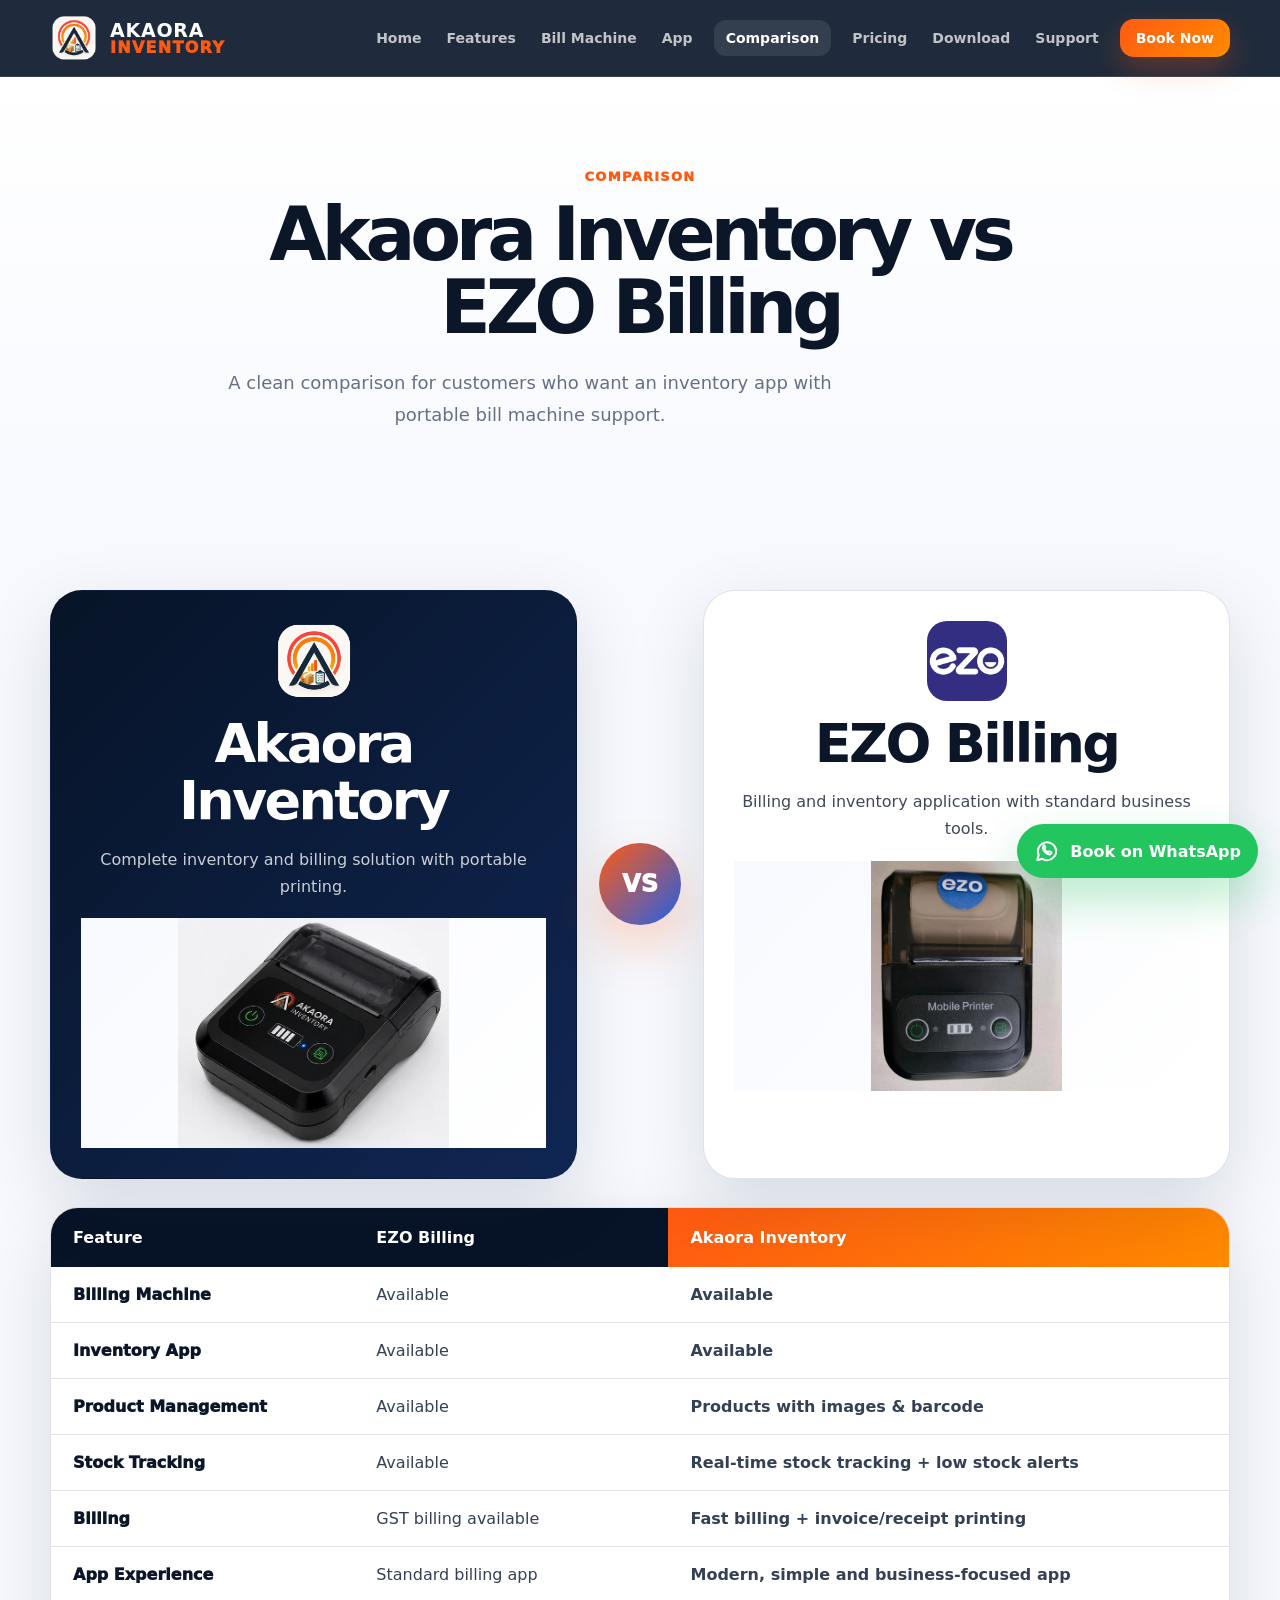
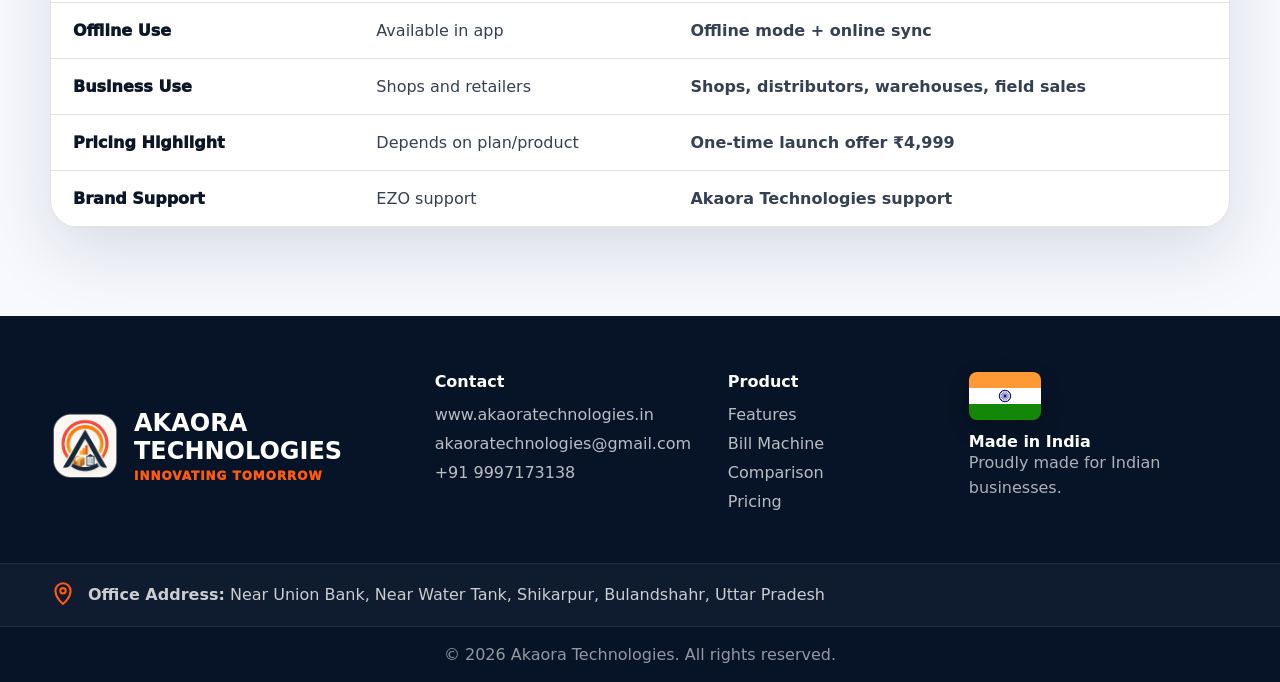
<file: comparison.html>
<!doctype html>
<html lang="en">
<head>
  <meta charset="utf-8">
  <meta name="viewport" content="width=device-width, initial-scale=1">
  <title>Akaora Inventory vs EZO Billing</title>
  <meta name="description" content="Comparison between EZO Billing and Akaora Inventory.">
  <meta name="theme-color" content="#071427">
  <link rel="icon" href="favicon.png">
  <link rel="stylesheet" href="style.css">
  <link rel="preload" href="assets/machine-angle-new.webp" as="image">
<link rel="preload" href="assets/ezo-machine.webp" as="image">
</head>
<body>

<header class="site-header">
  <div class="container nav">
    <a class="brand" href="index.html" aria-label="Akaora Inventory">
      <img src="assets/akaora-logo.webp" width="48" height="48" alt="Akaora Inventory logo">
      <span><b>Akaora</b><em>Inventory</em></span>
    </a>
    <button class="menu-btn" id="menuBtn" aria-label="Open menu"><span></span><span></span><span></span></button>
    <nav class="nav-links" id="navLinks"><a class="" href="index.html">Home</a><a class="" href="features.html">Features</a><a class="" href="bill-machine.html">Bill Machine</a><a class="" href="app.html">App</a><a class="active" href="comparison.html">Comparison</a><a class="" href="pricing.html">Pricing</a><a class="" href="download.html">Download</a><a class="" href="support.html">Support</a><a class="book-nav" href="book-now.html">Book Now</a></nav>
  </div>
</header>

<main>
<section class="page-hero">
  <div class="container narrow">
    <p class="eyebrow dark">Comparison</p>
    <h1>Akaora Inventory vs EZO Billing</h1>
    <p class="lead dark">A clean comparison for customers who want an inventory app with portable bill machine support.</p>
  </div>
</section>
<section class="section">
  <div class="container comparison-hero">
    <div class="compare-product akaora-side">
      <img src="assets/akaora-logo.webp" width="80" height="80" alt="Akaora Inventory logo">
      <h2>Akaora Inventory</h2>
      <p>Complete inventory and billing solution with portable printing.</p>
      <img class="compare-machine" src="assets/machine-angle-new.webp" loading="lazy" decoding="async" alt="Akaora Inventory machine">
    </div>
    <div class="vs-badge">VS</div>
    <div class="compare-product ezo-side">
      <img src="assets/ezo-logo.webp" width="80" height="80" alt="EZO logo">
      <h2>EZO Billing</h2>
      <p>Billing and inventory application with standard business tools.</p>
      <img class="compare-machine" src="assets/ezo-machine.webp" loading="lazy" decoding="async" alt="EZO billing machine">
    </div>
  </div>
  <div class="container table-wrap">
    <table>
      <thead><tr><th>Feature</th><th>EZO Billing</th><th>Akaora Inventory</th></tr></thead>
      <tbody><tr><td>Billing Machine</td><td>Available</td><td>Available</td></tr><tr><td>Inventory App</td><td>Available</td><td>Available</td></tr><tr><td>Product Management</td><td>Available</td><td>Products with images & barcode</td></tr><tr><td>Stock Tracking</td><td>Available</td><td>Real-time stock tracking + low stock alerts</td></tr><tr><td>Billing</td><td>GST billing available</td><td>Fast billing + invoice/receipt printing</td></tr><tr><td>App Experience</td><td>Standard billing app</td><td>Modern, simple and business-focused app</td></tr><tr><td>Offline Use</td><td>Available in app</td><td>Offline mode + online sync</td></tr><tr><td>Business Use</td><td>Shops and retailers</td><td>Shops, distributors, warehouses, field sales</td></tr><tr><td>Pricing Highlight</td><td>Depends on plan/product</td><td>One-time launch offer ₹4,999</td></tr><tr><td>Brand Support</td><td>EZO support</td><td>Akaora Technologies support</td></tr></tbody>
    </table>
  </div>
</section>
</main>

<footer class="footer">
  <div class="container footer-grid">
    <div class="footer-brand">
      <img src="assets/akaora-logo.webp" width="70" height="70" loading="lazy" alt="Akaora Technologies logo">
      <div><strong>Akaora Technologies</strong><span>Innovating Tomorrow</span></div>
    </div>
    <div>
      <h4>Contact</h4>
      <a href="https://www.akaoratechnologies.in">www.akaoratechnologies.in</a>
      <a href="mailto:akaoratechnologies@gmail.com">akaoratechnologies@gmail.com</a>
      <a href="tel:+919997173138">+91 9997173138</a>
    </div>
    <div>
      <h4>Product</h4>
      <a href="features.html">Features</a>
      <a href="bill-machine.html">Bill Machine</a>
      <a href="comparison.html">Comparison</a>
      <a href="pricing.html">Pricing</a>
    </div>
    <div class="footer-india">
      
<svg class="india-flag" viewBox="0 0 90 60" role="img" aria-label="Indian flag">
  <rect width="90" height="20" fill="#FF9933"/>
  <rect y="20" width="90" height="20" fill="#FFFFFF"/>
  <rect y="40" width="90" height="20" fill="#138808"/>
  <circle cx="45" cy="30" r="7.2" fill="none" stroke="#000080" stroke-width="1.2"/>
  <g stroke="#000080" stroke-width=".55">
    <line x1="45" y1="22.8" x2="45" y2="37.2"/>
    <line x1="37.8" y1="30" x2="52.2" y2="30"/>
    <line x1="39.9" y1="24.9" x2="50.1" y2="35.1"/>
    <line x1="50.1" y1="24.9" x2="39.9" y2="35.1"/>
    <line x1="42.2" y1="23.4" x2="47.8" y2="36.6"/>
    <line x1="47.8" y1="23.4" x2="42.2" y2="36.6"/>
    <line x1="38.4" y1="27.2" x2="51.6" y2="32.8"/>
    <line x1="51.6" y1="27.2" x2="38.4" y2="32.8"/>
  </g>
</svg>

      <strong>Made in India</strong>
      <p>Proudly made for Indian businesses.</p>
    </div>
  </div>
  <div class="office-address">
    <div class="container">
      <span><svg viewBox="0 0 24 24" aria-hidden="true"><path d="M12 22s7-5.1 7-12a7 7 0 0 0-14 0c0 6.9 7 12 7 12Z"/><circle cx="12" cy="10" r="2.5"/></svg></span>
      <p><strong>Office Address:</strong> Near Union Bank, Near Water Tank, Shikarpur, Bulandshahr, Uttar Pradesh</p>
    </div>
  </div>
  <div class="copyright">© 2026 Akaora Technologies. All rights reserved.</div>
</footer>

<script src="script.js" defer></script>
<a class="floating-whatsapp" href="https://wa.me/919997173138?text=Hello%20Akaora%20Technologies%2C%20I%20want%20to%20book%20Akaora%20Inventory%20Bill%20Machine." target="_blank" aria-label="Chat on WhatsApp">
<svg viewBox="0 0 24 24" aria-hidden="true">
  <path d="M20.5 11.8a8.5 8.5 0 0 1-12.8 7.4L3 20.5l1.3-4.5a8.5 8.5 0 1 1 16.2-4.2Z"/>
  <path d="M8.8 7.8c-.2.4-.6.8-.6 1.5 0 1.8 2.4 4.9 5.4 5.8.7.2 1.4.1 1.8-.4l.7-.9c.2-.3.1-.6-.2-.8l-1.5-.7c-.3-.1-.5-.1-.7.2l-.4.5c-.2.2-.4.2-.7.1-1.2-.5-2.2-1.5-2.8-2.7-.1-.3-.1-.5.1-.7l.4-.4c.2-.2.3-.5.1-.8L9.8 7c-.2-.3-.7-.4-1-.1Z"/>
</svg>
<span>Book on WhatsApp</span></a>
</body>
</html>
</file>
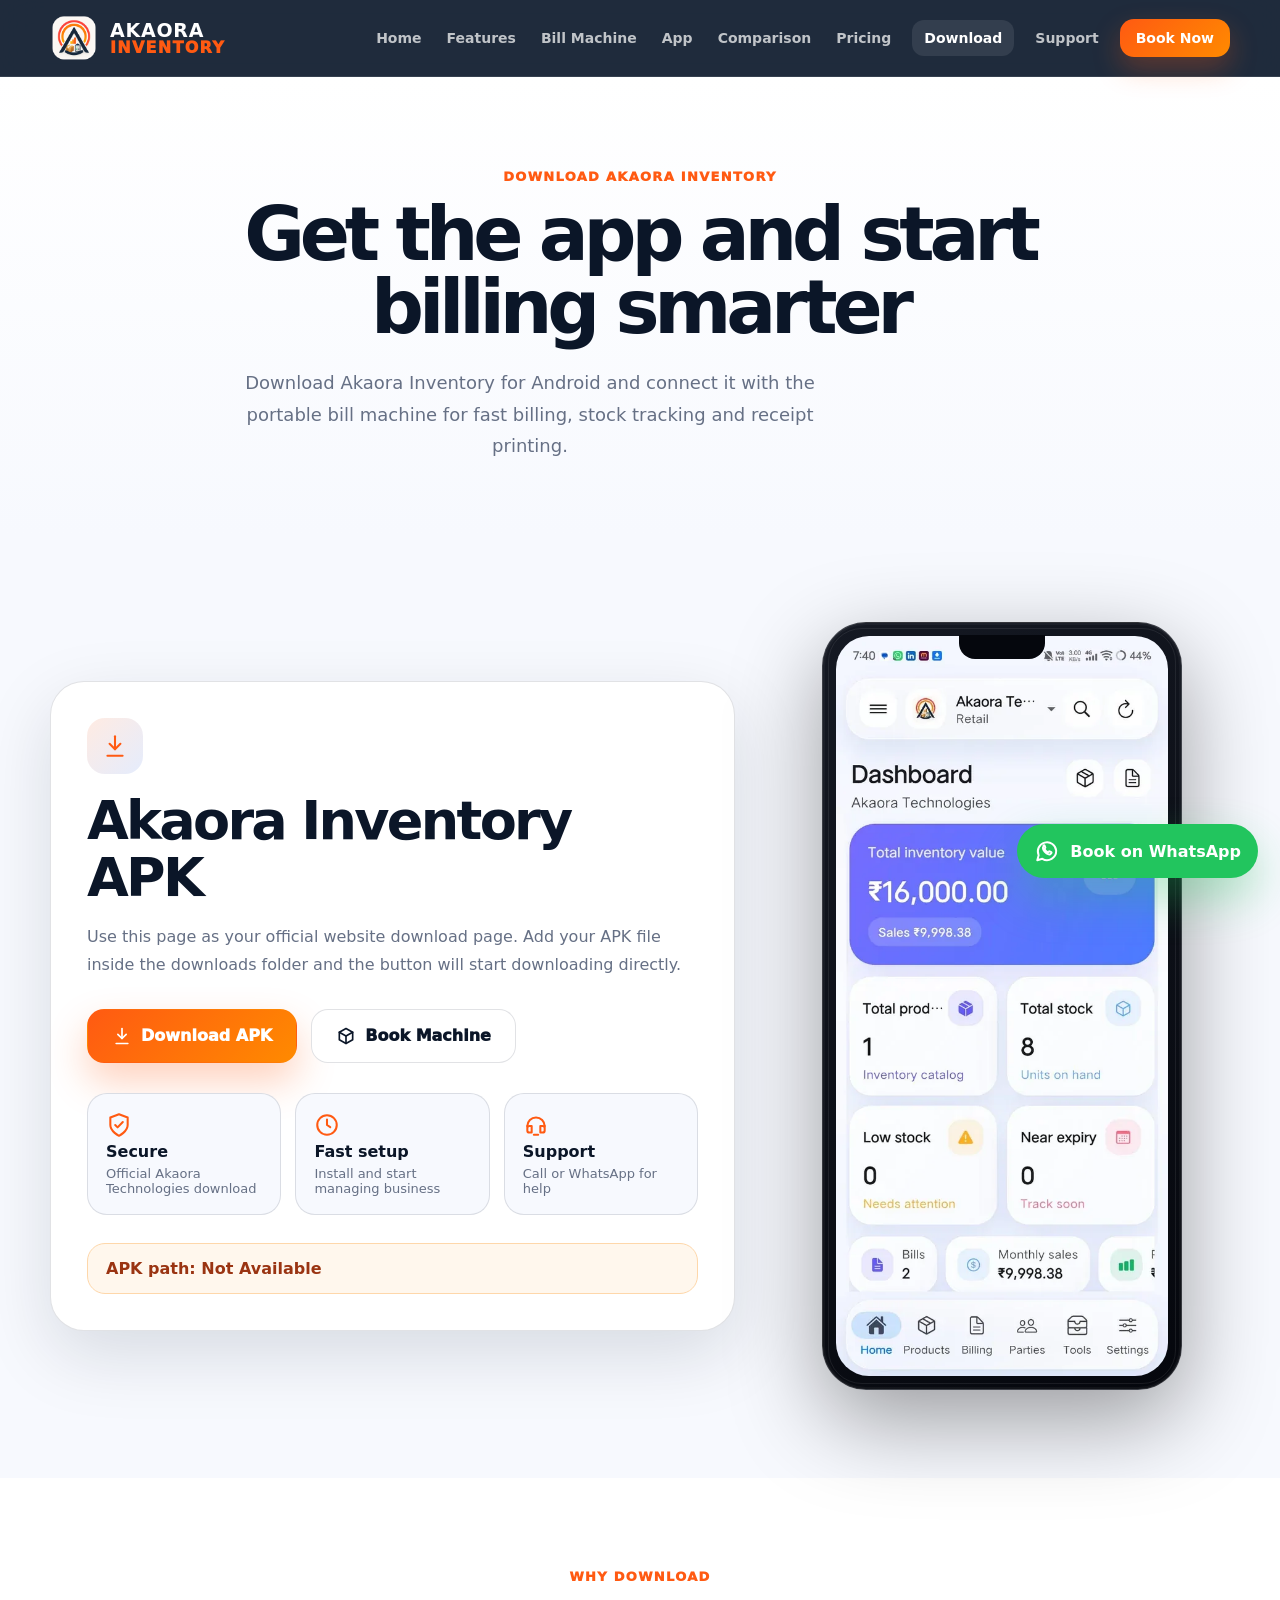
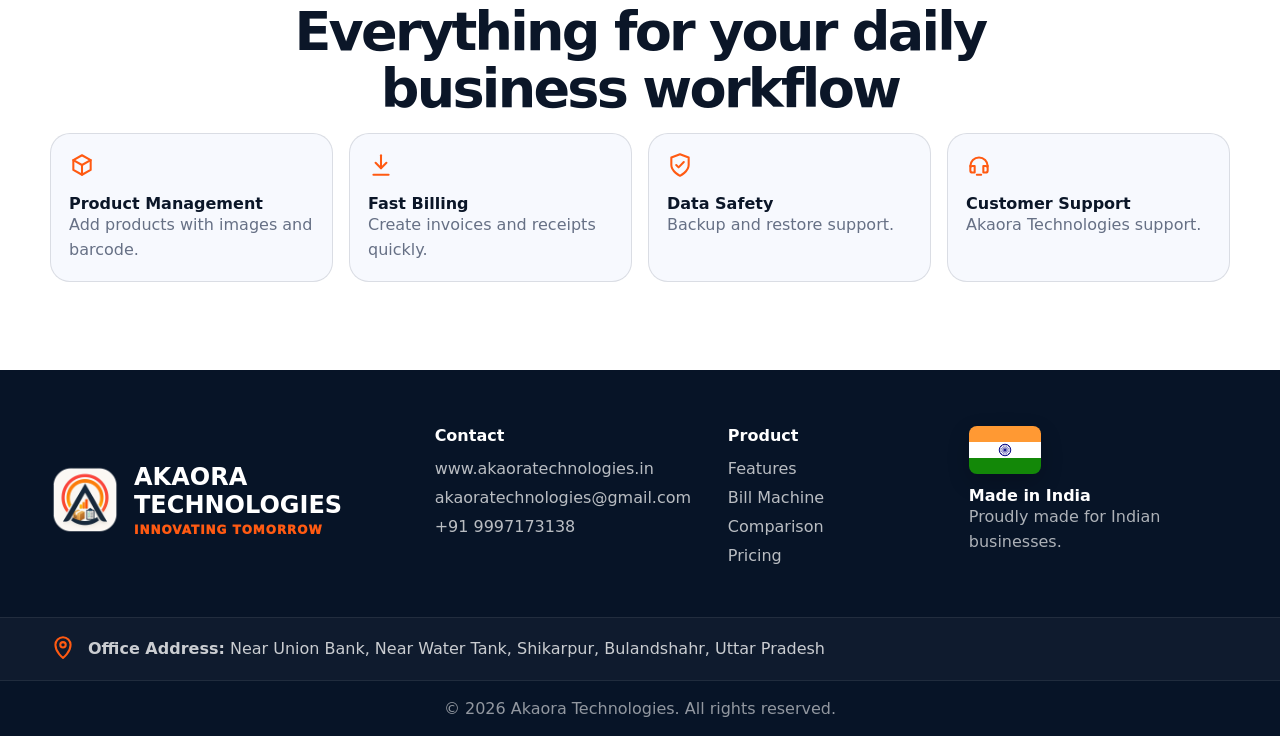
<file: download.html>
<!doctype html>
<html lang="en">
<head>
  <meta charset="utf-8">
  <meta name="viewport" content="width=device-width, initial-scale=1">
  <title>Download Akaora Inventory</title>
  <meta name="description" content="Download Akaora Inventory app.">
  <meta name="theme-color" content="#071427">
  <link rel="icon" href="favicon.png">
  <link rel="stylesheet" href="style.css">
  
</head>
<body>

<header class="site-header">
  <div class="container nav">
    <a class="brand" href="index.html" aria-label="Akaora Inventory">
      <img src="assets/akaora-logo.webp" width="48" height="48" alt="Akaora Inventory logo">
      <span><b>Akaora</b><em>Inventory</em></span>
    </a>
    <button class="menu-btn" id="menuBtn" aria-label="Open menu"><span></span><span></span><span></span></button>
    <nav class="nav-links" id="navLinks"><a class="" href="index.html">Home</a><a class="" href="features.html">Features</a><a class="" href="bill-machine.html">Bill Machine</a><a class="" href="app.html">App</a><a class="" href="comparison.html">Comparison</a><a class="" href="pricing.html">Pricing</a><a class="active" href="download.html">Download</a><a class="" href="support.html">Support</a><a class="book-nav" href="book-now.html">Book Now</a></nav>
  </div>
</header>

<main>
<section class="page-hero download-hero">
  <div class="container narrow">
    <p class="eyebrow dark">Download Akaora Inventory</p>
    <h1>Get the app and start billing smarter</h1>
    <p class="lead dark">Download Akaora Inventory for Android and connect it with the portable bill machine for fast billing, stock tracking and receipt printing.</p>
  </div>
</section>

<section class="section">
  <div class="container download-pro-grid">
    <div class="download-panel">
      <span class="svgbox"><svg viewBox="0 0 24 24" aria-hidden="true"><path d="M12 3v12"/><path d="m7 10 5 5 5-5"/><path d="M5 21h14"/></svg></span>
      <h2>Akaora Inventory APK</h2>
      <p class="muted">Use this page as your official website download page. Add your APK file inside the downloads folder and the button will start downloading directly.</p>
      <div class="download-actions">
        <a class="btn primary" href="downloads/AkaoraInventory.apk" download><svg viewBox="0 0 24 24" aria-hidden="true"><path d="M12 3v12"/><path d="m7 10 5 5 5-5"/><path d="M5 21h14"/></svg> Download APK</a>
        <a class="btn secondary dark" href="book-now.html"><svg viewBox="0 0 24 24" aria-hidden="true"><path d="m12 3 8 4.5v9L12 21l-8-4.5v-9L12 3Z"/><path d="m4 7.5 8 4.5 8-4.5"/><path d="M12 12v9"/></svg> Book Machine</a>
      </div>
      <div class="download-info-grid">
        <div><svg viewBox="0 0 24 24" aria-hidden="true"><path d="M12 22s8-4 8-10V5l-8-3-8 3v7c0 6 8 10 8 10Z"/><path d="m8.5 12 2.2 2.2 4.8-5"/></svg> <strong>Secure</strong><span>Official Akaora Technologies download</span></div>
        <div><svg viewBox="0 0 24 24" aria-hidden="true"><circle cx="12" cy="12" r="9"/><path d="M12 7v5l3 2"/></svg> <strong>Fast setup</strong><span>Install and start managing business</span></div>
        <div><svg viewBox="0 0 24 24" aria-hidden="true"><path d="M4 13a8 8 0 1 1 16 0"/><path d="M4 13v4a2 2 0 0 0 2 2h2v-6H6a2 2 0 0 0-2 2Z"/><path d="M20 13v4a2 2 0 0 1-2 2h-2v-6h2a2 2 0 0 1 2 2Z"/><path d="M14 21h-4"/></svg> <strong>Support</strong><span>Call or WhatsApp for help</span></div>
      </div>
      <div class="notice">APK path: <strong>Not Available</strong></div>
    </div>

    <div class="download-phone-wrap">
      <div class="real-phone-frame large">
        <span class="phone-notch"></span>
        <img src="assets/app-dashboard.webp" width="330" height="660" loading="lazy" decoding="async" alt="Akaora Inventory app dashboard">
      </div>
    </div>
  </div>
</section>

<section class="section light-section">
  <div class="container section-head">
    <p class="eyebrow dark">Why download</p>
    <h2>Everything for your daily business workflow</h2>
  </div>
  <div class="container download-feature-strip">
    <div><svg viewBox="0 0 24 24" aria-hidden="true"><path d="m12 3 8 4.5v9L12 21l-8-4.5v-9L12 3Z"/><path d="m4 7.5 8 4.5 8-4.5"/><path d="M12 12v9"/></svg><b>Product Management</b><p>Add products with images and barcode.</p></div>
    <div><svg viewBox="0 0 24 24" aria-hidden="true"><path d="M12 3v12"/><path d="m7 10 5 5 5-5"/><path d="M5 21h14"/></svg><b>Fast Billing</b><p>Create invoices and receipts quickly.</p></div>
    <div><svg viewBox="0 0 24 24" aria-hidden="true"><path d="M12 22s8-4 8-10V5l-8-3-8 3v7c0 6 8 10 8 10Z"/><path d="m8.5 12 2.2 2.2 4.8-5"/></svg><b>Data Safety</b><p>Backup and restore support.</p></div>
    <div><svg viewBox="0 0 24 24" aria-hidden="true"><path d="M4 13a8 8 0 1 1 16 0"/><path d="M4 13v4a2 2 0 0 0 2 2h2v-6H6a2 2 0 0 0-2 2Z"/><path d="M20 13v4a2 2 0 0 1-2 2h-2v-6h2a2 2 0 0 1 2 2Z"/><path d="M14 21h-4"/></svg><b>Customer Support</b><p>Akaora Technologies support.</p></div>
  </div>
</section>
</main>

<footer class="footer">
  <div class="container footer-grid">
    <div class="footer-brand">
      <img src="assets/akaora-logo.webp" width="70" height="70" loading="lazy" alt="Akaora Technologies logo">
      <div><strong>Akaora Technologies</strong><span>Innovating Tomorrow</span></div>
    </div>
    <div>
      <h4>Contact</h4>
      <a href="https://www.akaoratechnologies.in">www.akaoratechnologies.in</a>
      <a href="mailto:akaoratechnologies@gmail.com">akaoratechnologies@gmail.com</a>
      <a href="tel:+919997173138">+91 9997173138</a>
    </div>
    <div>
      <h4>Product</h4>
      <a href="features.html">Features</a>
      <a href="bill-machine.html">Bill Machine</a>
      <a href="comparison.html">Comparison</a>
      <a href="pricing.html">Pricing</a>
    </div>
    <div class="footer-india">
      
<svg class="india-flag" viewBox="0 0 90 60" role="img" aria-label="Indian flag">
  <rect width="90" height="20" fill="#FF9933"/>
  <rect y="20" width="90" height="20" fill="#FFFFFF"/>
  <rect y="40" width="90" height="20" fill="#138808"/>
  <circle cx="45" cy="30" r="7.2" fill="none" stroke="#000080" stroke-width="1.2"/>
  <g stroke="#000080" stroke-width=".55">
    <line x1="45" y1="22.8" x2="45" y2="37.2"/>
    <line x1="37.8" y1="30" x2="52.2" y2="30"/>
    <line x1="39.9" y1="24.9" x2="50.1" y2="35.1"/>
    <line x1="50.1" y1="24.9" x2="39.9" y2="35.1"/>
    <line x1="42.2" y1="23.4" x2="47.8" y2="36.6"/>
    <line x1="47.8" y1="23.4" x2="42.2" y2="36.6"/>
    <line x1="38.4" y1="27.2" x2="51.6" y2="32.8"/>
    <line x1="51.6" y1="27.2" x2="38.4" y2="32.8"/>
  </g>
</svg>

      <strong>Made in India</strong>
      <p>Proudly made for Indian businesses.</p>
    </div>
  </div>
  <div class="office-address">
    <div class="container">
      <span><svg viewBox="0 0 24 24" aria-hidden="true"><path d="M12 22s7-5.1 7-12a7 7 0 0 0-14 0c0 6.9 7 12 7 12Z"/><circle cx="12" cy="10" r="2.5"/></svg></span>
      <p><strong>Office Address:</strong> Near Union Bank, Near Water Tank, Shikarpur, Bulandshahr, Uttar Pradesh</p>
    </div>
  </div>
  <div class="copyright">© 2026 Akaora Technologies. All rights reserved.</div>
</footer>

<script src="script.js" defer></script>
<a class="floating-whatsapp" href="https://wa.me/919997173138?text=Hello%20Akaora%20Technologies%2C%20I%20want%20to%20book%20Akaora%20Inventory%20Bill%20Machine." target="_blank" aria-label="Chat on WhatsApp">
<svg viewBox="0 0 24 24" aria-hidden="true">
  <path d="M20.5 11.8a8.5 8.5 0 0 1-12.8 7.4L3 20.5l1.3-4.5a8.5 8.5 0 1 1 16.2-4.2Z"/>
  <path d="M8.8 7.8c-.2.4-.6.8-.6 1.5 0 1.8 2.4 4.9 5.4 5.8.7.2 1.4.1 1.8-.4l.7-.9c.2-.3.1-.6-.2-.8l-1.5-.7c-.3-.1-.5-.1-.7.2l-.4.5c-.2.2-.4.2-.7.1-1.2-.5-2.2-1.5-2.8-2.7-.1-.3-.1-.5.1-.7l.4-.4c.2-.2.3-.5.1-.8L9.8 7c-.2-.3-.7-.4-1-.1Z"/>
</svg>
<span>Book on WhatsApp</span></a>
</body>
</html>
</file>
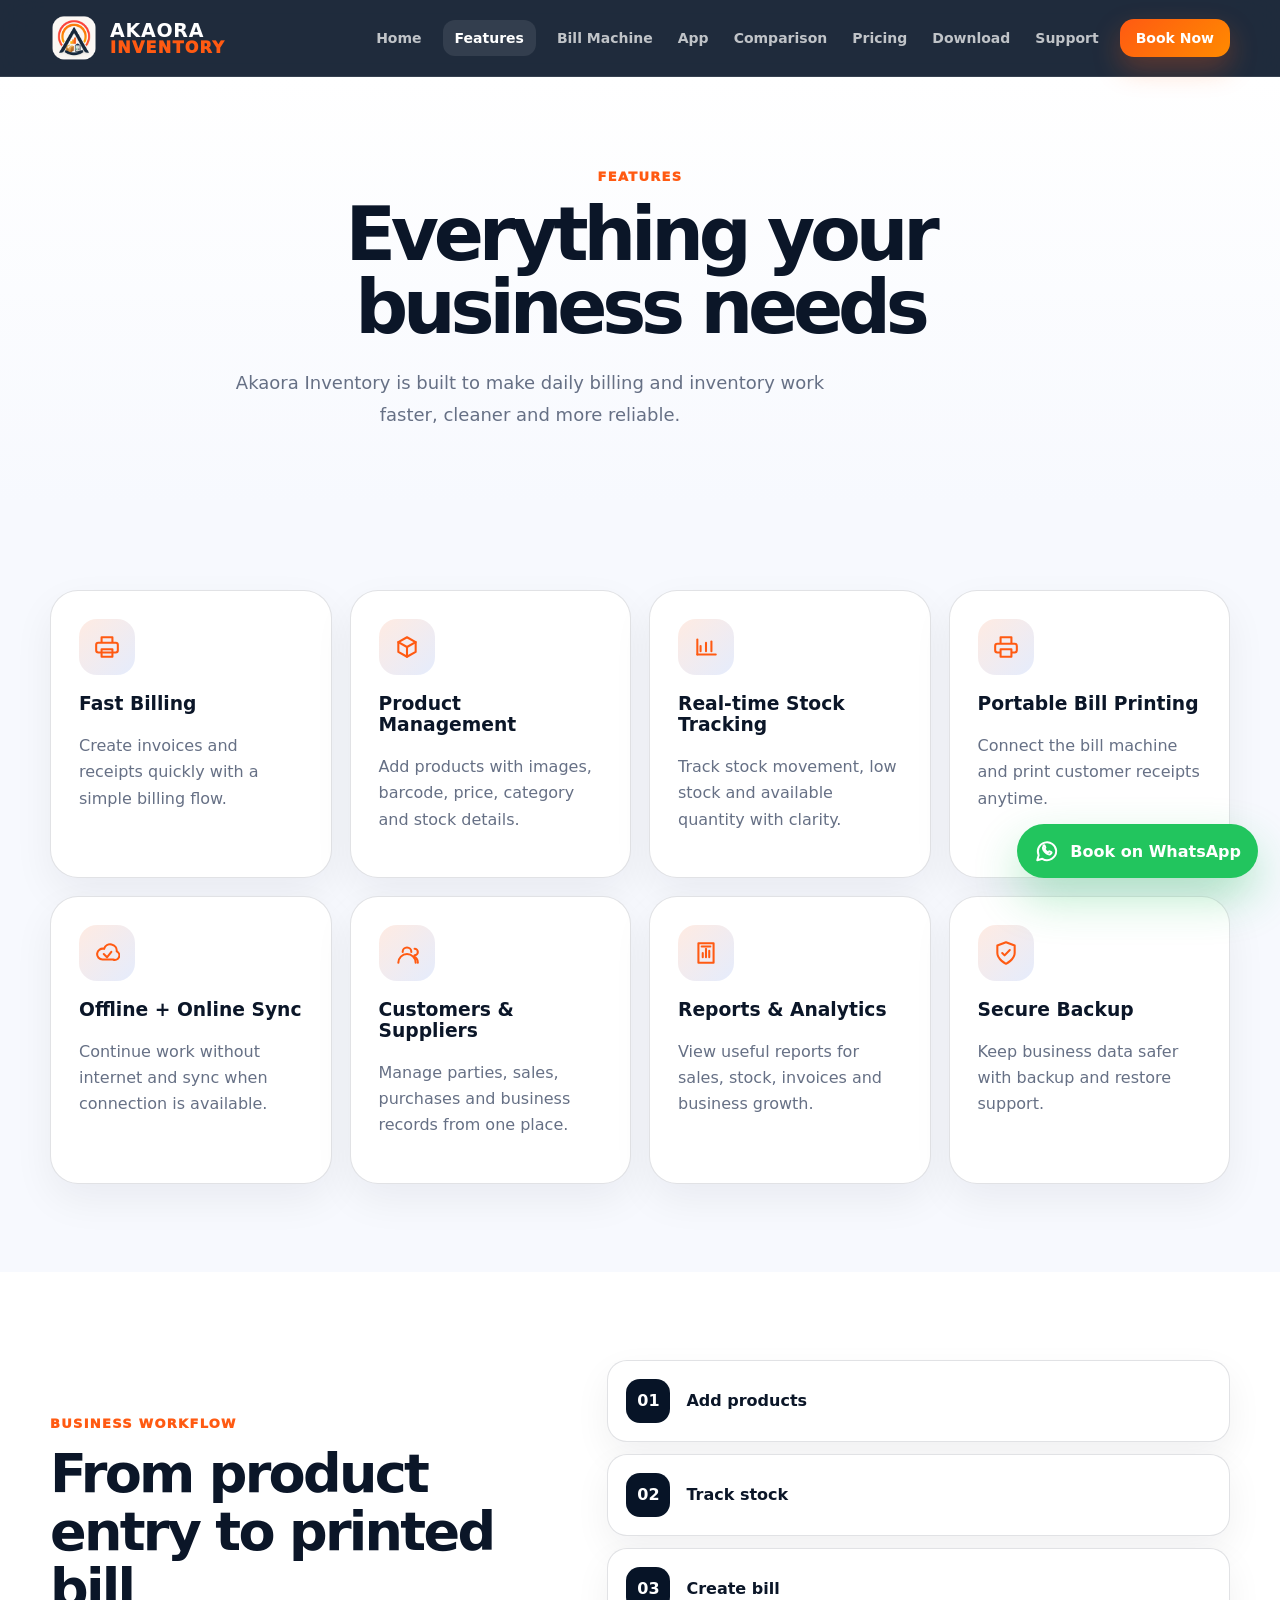
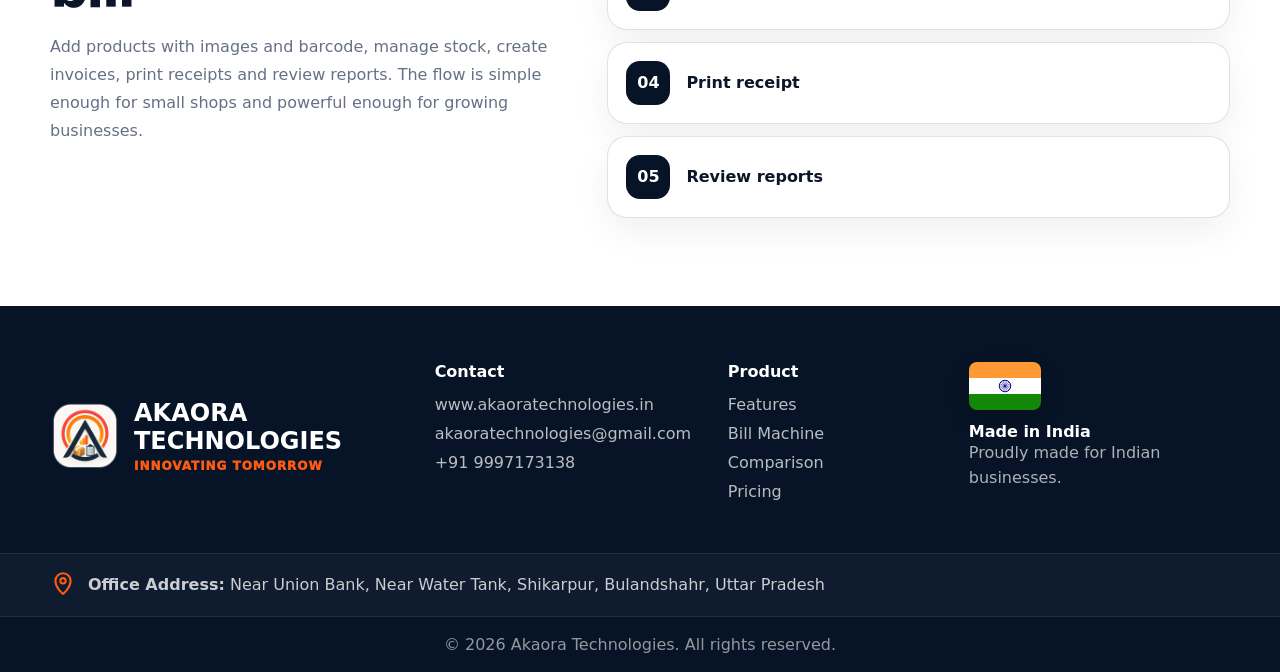
<file: features.html>
<!doctype html>
<html lang="en">
<head>
  <meta charset="utf-8">
  <meta name="viewport" content="width=device-width, initial-scale=1">
  <title>Features | Akaora Inventory</title>
  <meta name="description" content="Explore Akaora Inventory features for billing, stock tracking and reports.">
  <meta name="theme-color" content="#071427">
  <link rel="icon" href="favicon.png">
  <link rel="stylesheet" href="style.css">
  
</head>
<body>

<header class="site-header">
  <div class="container nav">
    <a class="brand" href="index.html" aria-label="Akaora Inventory">
      <img src="assets/akaora-logo.webp" width="48" height="48" alt="Akaora Inventory logo">
      <span><b>Akaora</b><em>Inventory</em></span>
    </a>
    <button class="menu-btn" id="menuBtn" aria-label="Open menu"><span></span><span></span><span></span></button>
    <nav class="nav-links" id="navLinks"><a class="" href="index.html">Home</a><a class="active" href="features.html">Features</a><a class="" href="bill-machine.html">Bill Machine</a><a class="" href="app.html">App</a><a class="" href="comparison.html">Comparison</a><a class="" href="pricing.html">Pricing</a><a class="" href="download.html">Download</a><a class="" href="support.html">Support</a><a class="book-nav" href="book-now.html">Book Now</a></nav>
  </div>
</header>

<main>
<section class="page-hero">
  <div class="container narrow">
    <p class="eyebrow dark">Features</p>
    <h1>Everything your business needs</h1>
    <p class="lead dark">Akaora Inventory is built to make daily billing and inventory work faster, cleaner and more reliable.</p>
  </div>
</section>
<section class="section">
  <div class="container cards-grid">
    <article class="feature-card"><span class="svgbox"><svg viewBox="0 0 24 24" aria-hidden="true"><path d="M7 8V3h10v5M6 17H4a2 2 0 0 1-2-2v-5a2 2 0 0 1 2-2h16a2 2 0 0 1 2 2v5a2 2 0 0 1-2 2h-2"/><path d="M7 14h10v7H7z"/><path d="M8 17h8"/></svg></span><h3>Fast Billing</h3><p>Create invoices and receipts quickly with a simple billing flow.</p></article><article class="feature-card"><span class="svgbox"><svg viewBox="0 0 24 24" aria-hidden="true"><path d="m12 3 8 4.5v9L12 21l-8-4.5v-9L12 3z"/><path d="m4 7.5 8 4.5 8-4.5"/><path d="M12 12v9"/></svg></span><h3>Product Management</h3><p>Add products with images, barcode, price, category and stock details.</p></article><article class="feature-card"><span class="svgbox"><svg viewBox="0 0 24 24" aria-hidden="true"><path d="M4 19V5"/><path d="M4 19h17"/><path d="M7 16v-5"/><path d="M12 16V8"/><path d="M17 16v-9"/></svg></span><h3>Real-time Stock Tracking</h3><p>Track stock movement, low stock and available quantity with clarity.</p></article><article class="feature-card"><span class="svgbox"><svg viewBox="0 0 24 24" aria-hidden="true"><path d="M7 8V3h10v5"/><path d="M6 17H4a2 2 0 0 1-2-2v-4a2 2 0 0 1 2-2h16a2 2 0 0 1 2 2v4a2 2 0 0 1-2 2h-2"/><path d="M7 14h10v7H7z"/></svg></span><h3>Portable Bill Printing</h3><p>Connect the bill machine and print customer receipts anytime.</p></article><article class="feature-card"><span class="svgbox"><svg viewBox="0 0 24 24" aria-hidden="true"><path d="M17.5 18H8a5 5 0 1 1 1.3-9.8A6 6 0 0 1 21 10.5 3.8 3.8 0 0 1 17.5 18z"/><path d="m9 13 3 3 4-5"/></svg></span><h3>Offline + Online Sync</h3><p>Continue work without internet and sync when connection is available.</p></article><article class="feature-card"><span class="svgbox"><svg viewBox="0 0 24 24" aria-hidden="true"><path d="M16 11a4 4 0 1 0-8 0"/><path d="M4 21a8 8 0 0 1 16 0"/><path d="M19 8a3 3 0 0 1 0 6"/><path d="M22 21a6 6 0 0 0-4-5.7"/></svg></span><h3>Customers & Suppliers</h3><p>Manage parties, sales, purchases and business records from one place.</p></article><article class="feature-card"><span class="svgbox"><svg viewBox="0 0 24 24" aria-hidden="true"><path d="M5 3h14v18H5z"/><path d="M9 16v-4"/><path d="M12 16V8"/><path d="M15 16v-6"/><path d="M8 6h8"/></svg></span><h3>Reports & Analytics</h3><p>View useful reports for sales, stock, invoices and business growth.</p></article><article class="feature-card"><span class="svgbox"><svg viewBox="0 0 24 24" aria-hidden="true"><path d="M12 22s8-4 8-10V5l-8-3-8 3v7c0 6 8 10 8 10z"/><path d="m8.5 12 2.2 2.2 4.8-5"/></svg></span><h3>Secure Backup</h3><p>Keep business data safer with backup and restore support.</p></article>
  </div>
</section>
<section class="section content-block">
  <div class="container split-grid">
    <div>
      <p class="eyebrow dark">Business workflow</p>
      <h2>From product entry to printed bill</h2>
      <p class="muted">Add products with images and barcode, manage stock, create invoices, print receipts and review reports. The flow is simple enough for small shops and powerful enough for growing businesses.</p>
    </div>
    <div class="steps">
      <div><b>01</b><span>Add products</span></div>
      <div><b>02</b><span>Track stock</span></div>
      <div><b>03</b><span>Create bill</span></div>
      <div><b>04</b><span>Print receipt</span></div>
      <div><b>05</b><span>Review reports</span></div>
    </div>
  </div>
</section>
</main>

<footer class="footer">
  <div class="container footer-grid">
    <div class="footer-brand">
      <img src="assets/akaora-logo.webp" width="70" height="70" loading="lazy" alt="Akaora Technologies logo">
      <div><strong>Akaora Technologies</strong><span>Innovating Tomorrow</span></div>
    </div>
    <div>
      <h4>Contact</h4>
      <a href="https://www.akaoratechnologies.in">www.akaoratechnologies.in</a>
      <a href="mailto:akaoratechnologies@gmail.com">akaoratechnologies@gmail.com</a>
      <a href="tel:+919997173138">+91 9997173138</a>
    </div>
    <div>
      <h4>Product</h4>
      <a href="features.html">Features</a>
      <a href="bill-machine.html">Bill Machine</a>
      <a href="comparison.html">Comparison</a>
      <a href="pricing.html">Pricing</a>
    </div>
    <div class="footer-india">
      
<svg class="india-flag" viewBox="0 0 90 60" role="img" aria-label="Indian flag">
  <rect width="90" height="20" fill="#FF9933"/>
  <rect y="20" width="90" height="20" fill="#FFFFFF"/>
  <rect y="40" width="90" height="20" fill="#138808"/>
  <circle cx="45" cy="30" r="7.2" fill="none" stroke="#000080" stroke-width="1.2"/>
  <g stroke="#000080" stroke-width=".55">
    <line x1="45" y1="22.8" x2="45" y2="37.2"/>
    <line x1="37.8" y1="30" x2="52.2" y2="30"/>
    <line x1="39.9" y1="24.9" x2="50.1" y2="35.1"/>
    <line x1="50.1" y1="24.9" x2="39.9" y2="35.1"/>
    <line x1="42.2" y1="23.4" x2="47.8" y2="36.6"/>
    <line x1="47.8" y1="23.4" x2="42.2" y2="36.6"/>
    <line x1="38.4" y1="27.2" x2="51.6" y2="32.8"/>
    <line x1="51.6" y1="27.2" x2="38.4" y2="32.8"/>
  </g>
</svg>

      <strong>Made in India</strong>
      <p>Proudly made for Indian businesses.</p>
    </div>
  </div>
  <div class="office-address">
    <div class="container">
      <span><svg viewBox="0 0 24 24" aria-hidden="true"><path d="M12 22s7-5.1 7-12a7 7 0 0 0-14 0c0 6.9 7 12 7 12Z"/><circle cx="12" cy="10" r="2.5"/></svg></span>
      <p><strong>Office Address:</strong> Near Union Bank, Near Water Tank, Shikarpur, Bulandshahr, Uttar Pradesh</p>
    </div>
  </div>
  <div class="copyright">© 2026 Akaora Technologies. All rights reserved.</div>
</footer>

<script src="script.js" defer></script>
<a class="floating-whatsapp" href="https://wa.me/919997173138?text=Hello%20Akaora%20Technologies%2C%20I%20want%20to%20book%20Akaora%20Inventory%20Bill%20Machine." target="_blank" aria-label="Chat on WhatsApp">
<svg viewBox="0 0 24 24" aria-hidden="true">
  <path d="M20.5 11.8a8.5 8.5 0 0 1-12.8 7.4L3 20.5l1.3-4.5a8.5 8.5 0 1 1 16.2-4.2Z"/>
  <path d="M8.8 7.8c-.2.4-.6.8-.6 1.5 0 1.8 2.4 4.9 5.4 5.8.7.2 1.4.1 1.8-.4l.7-.9c.2-.3.1-.6-.2-.8l-1.5-.7c-.3-.1-.5-.1-.7.2l-.4.5c-.2.2-.4.2-.7.1-1.2-.5-2.2-1.5-2.8-2.7-.1-.3-.1-.5.1-.7l.4-.4c.2-.2.3-.5.1-.8L9.8 7c-.2-.3-.7-.4-1-.1Z"/>
</svg>
<span>Book on WhatsApp</span></a>
</body>
</html>
</file>
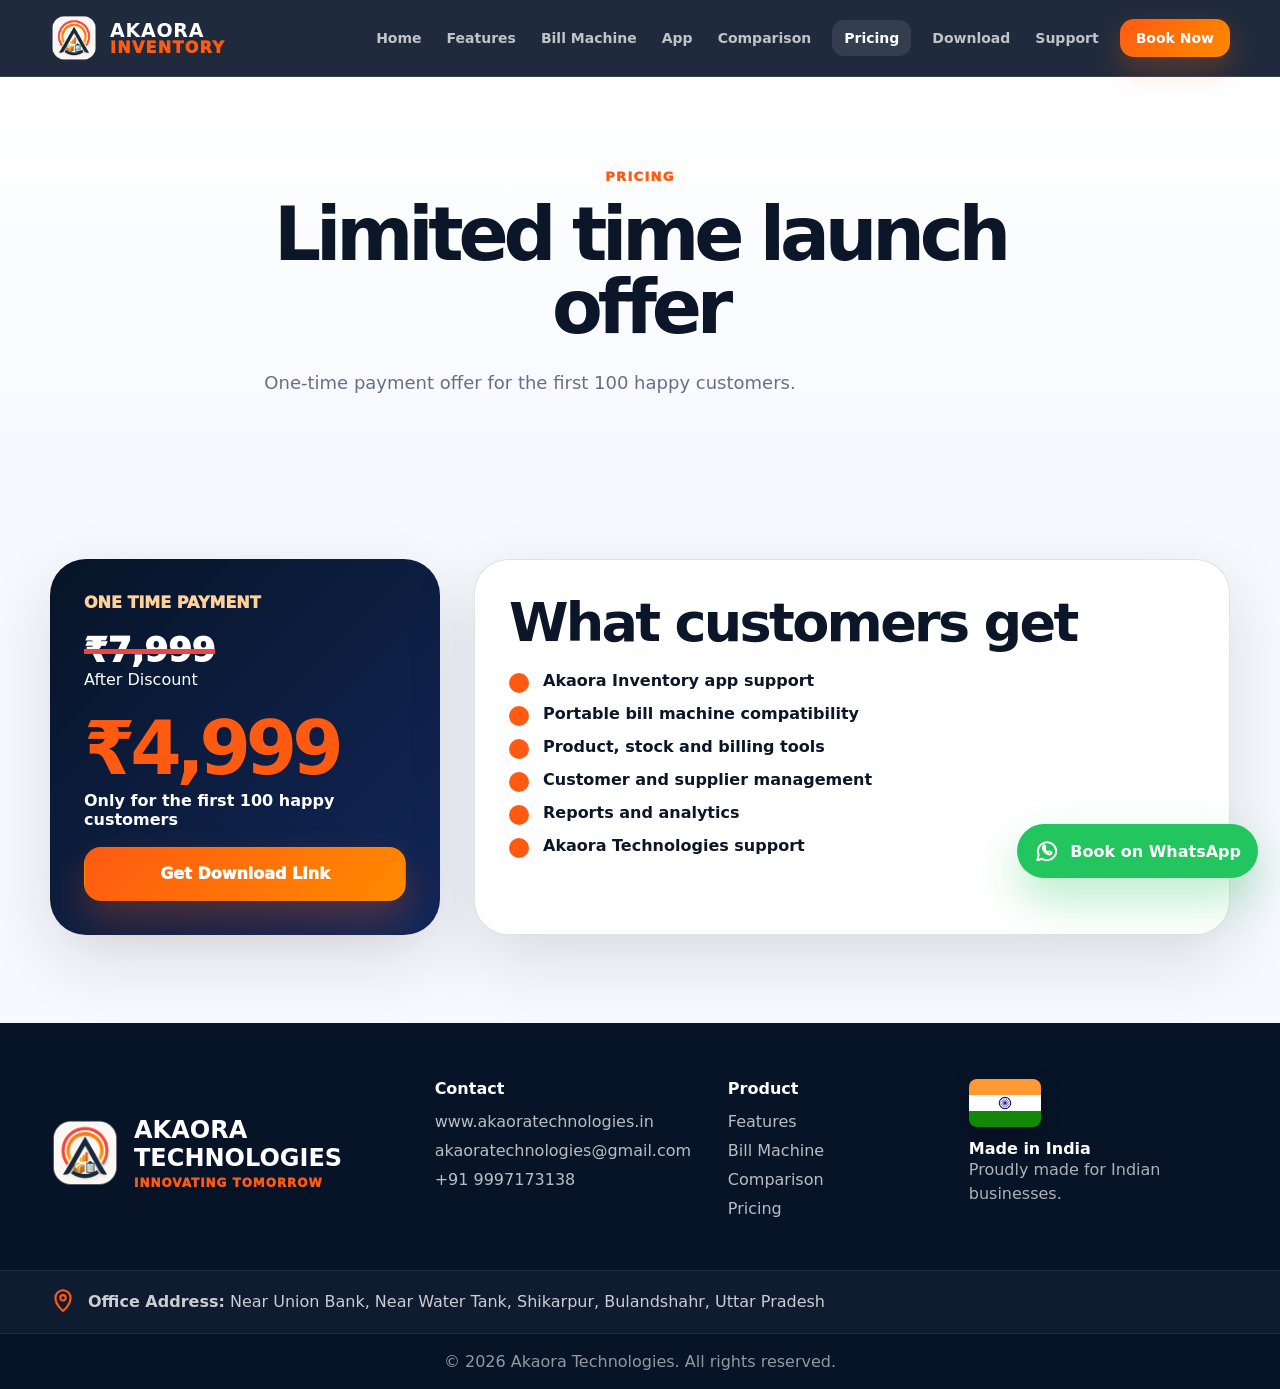
<file: pricing.html>
<!doctype html>
<html lang="en">
<head>
  <meta charset="utf-8">
  <meta name="viewport" content="width=device-width, initial-scale=1">
  <title>Pricing | Akaora Inventory</title>
  <meta name="description" content="Akaora Inventory pricing and launch offer.">
  <meta name="theme-color" content="#071427">
  <link rel="icon" href="favicon.png">
  <link rel="stylesheet" href="style.css">
  
</head>
<body>

<header class="site-header">
  <div class="container nav">
    <a class="brand" href="index.html" aria-label="Akaora Inventory">
      <img src="assets/akaora-logo.webp" width="48" height="48" alt="Akaora Inventory logo">
      <span><b>Akaora</b><em>Inventory</em></span>
    </a>
    <button class="menu-btn" id="menuBtn" aria-label="Open menu"><span></span><span></span><span></span></button>
    <nav class="nav-links" id="navLinks"><a class="" href="index.html">Home</a><a class="" href="features.html">Features</a><a class="" href="bill-machine.html">Bill Machine</a><a class="" href="app.html">App</a><a class="" href="comparison.html">Comparison</a><a class="active" href="pricing.html">Pricing</a><a class="" href="download.html">Download</a><a class="" href="support.html">Support</a><a class="book-nav" href="book-now.html">Book Now</a></nav>
  </div>
</header>

<main>
<section class="page-hero">
  <div class="container narrow">
    <p class="eyebrow dark">Pricing</p>
    <h1>Limited time launch offer</h1>
    <p class="lead dark">One-time payment offer for the first 100 happy customers.</p>
  </div>
</section>
<section class="section">
  <div class="container pricing-layout">
    <div class="price-card">
      <span>One Time Payment</span>
      <del>₹7,999</del>
      <p>After Discount</p>
      <strong>₹4,999</strong>
      <em>Only for the first 100 happy customers</em>
      <a class="btn primary wide" href="download.html">Get Download Link</a>
    </div>
    <div class="price-info">
      <h2>What customers get</h2>
      <ul class="check-list">
        <li>Akaora Inventory app support</li>
        <li>Portable bill machine compatibility</li>
        <li>Product, stock and billing tools</li>
        <li>Customer and supplier management</li>
        <li>Reports and analytics</li>
        <li>Akaora Technologies support</li>
      </ul>
    </div>
  </div>
</section>
</main>

<footer class="footer">
  <div class="container footer-grid">
    <div class="footer-brand">
      <img src="assets/akaora-logo.webp" width="70" height="70" loading="lazy" alt="Akaora Technologies logo">
      <div><strong>Akaora Technologies</strong><span>Innovating Tomorrow</span></div>
    </div>
    <div>
      <h4>Contact</h4>
      <a href="https://www.akaoratechnologies.in">www.akaoratechnologies.in</a>
      <a href="mailto:akaoratechnologies@gmail.com">akaoratechnologies@gmail.com</a>
      <a href="tel:+919997173138">+91 9997173138</a>
    </div>
    <div>
      <h4>Product</h4>
      <a href="features.html">Features</a>
      <a href="bill-machine.html">Bill Machine</a>
      <a href="comparison.html">Comparison</a>
      <a href="pricing.html">Pricing</a>
    </div>
    <div class="footer-india">
      
<svg class="india-flag" viewBox="0 0 90 60" role="img" aria-label="Indian flag">
  <rect width="90" height="20" fill="#FF9933"/>
  <rect y="20" width="90" height="20" fill="#FFFFFF"/>
  <rect y="40" width="90" height="20" fill="#138808"/>
  <circle cx="45" cy="30" r="7.2" fill="none" stroke="#000080" stroke-width="1.2"/>
  <g stroke="#000080" stroke-width=".55">
    <line x1="45" y1="22.8" x2="45" y2="37.2"/>
    <line x1="37.8" y1="30" x2="52.2" y2="30"/>
    <line x1="39.9" y1="24.9" x2="50.1" y2="35.1"/>
    <line x1="50.1" y1="24.9" x2="39.9" y2="35.1"/>
    <line x1="42.2" y1="23.4" x2="47.8" y2="36.6"/>
    <line x1="47.8" y1="23.4" x2="42.2" y2="36.6"/>
    <line x1="38.4" y1="27.2" x2="51.6" y2="32.8"/>
    <line x1="51.6" y1="27.2" x2="38.4" y2="32.8"/>
  </g>
</svg>

      <strong>Made in India</strong>
      <p>Proudly made for Indian businesses.</p>
    </div>
  </div>
  <div class="office-address">
    <div class="container">
      <span><svg viewBox="0 0 24 24" aria-hidden="true"><path d="M12 22s7-5.1 7-12a7 7 0 0 0-14 0c0 6.9 7 12 7 12Z"/><circle cx="12" cy="10" r="2.5"/></svg></span>
      <p><strong>Office Address:</strong> Near Union Bank, Near Water Tank, Shikarpur, Bulandshahr, Uttar Pradesh</p>
    </div>
  </div>
  <div class="copyright">© 2026 Akaora Technologies. All rights reserved.</div>
</footer>

<script src="script.js" defer></script>
<a class="floating-whatsapp" href="https://wa.me/919997173138?text=Hello%20Akaora%20Technologies%2C%20I%20want%20to%20book%20Akaora%20Inventory%20Bill%20Machine." target="_blank" aria-label="Chat on WhatsApp">
<svg viewBox="0 0 24 24" aria-hidden="true">
  <path d="M20.5 11.8a8.5 8.5 0 0 1-12.8 7.4L3 20.5l1.3-4.5a8.5 8.5 0 1 1 16.2-4.2Z"/>
  <path d="M8.8 7.8c-.2.4-.6.8-.6 1.5 0 1.8 2.4 4.9 5.4 5.8.7.2 1.4.1 1.8-.4l.7-.9c.2-.3.1-.6-.2-.8l-1.5-.7c-.3-.1-.5-.1-.7.2l-.4.5c-.2.2-.4.2-.7.1-1.2-.5-2.2-1.5-2.8-2.7-.1-.3-.1-.5.1-.7l.4-.4c.2-.2.3-.5.1-.8L9.8 7c-.2-.3-.7-.4-1-.1Z"/>
</svg>
<span>Book on WhatsApp</span></a>
</body>
</html>
</file>
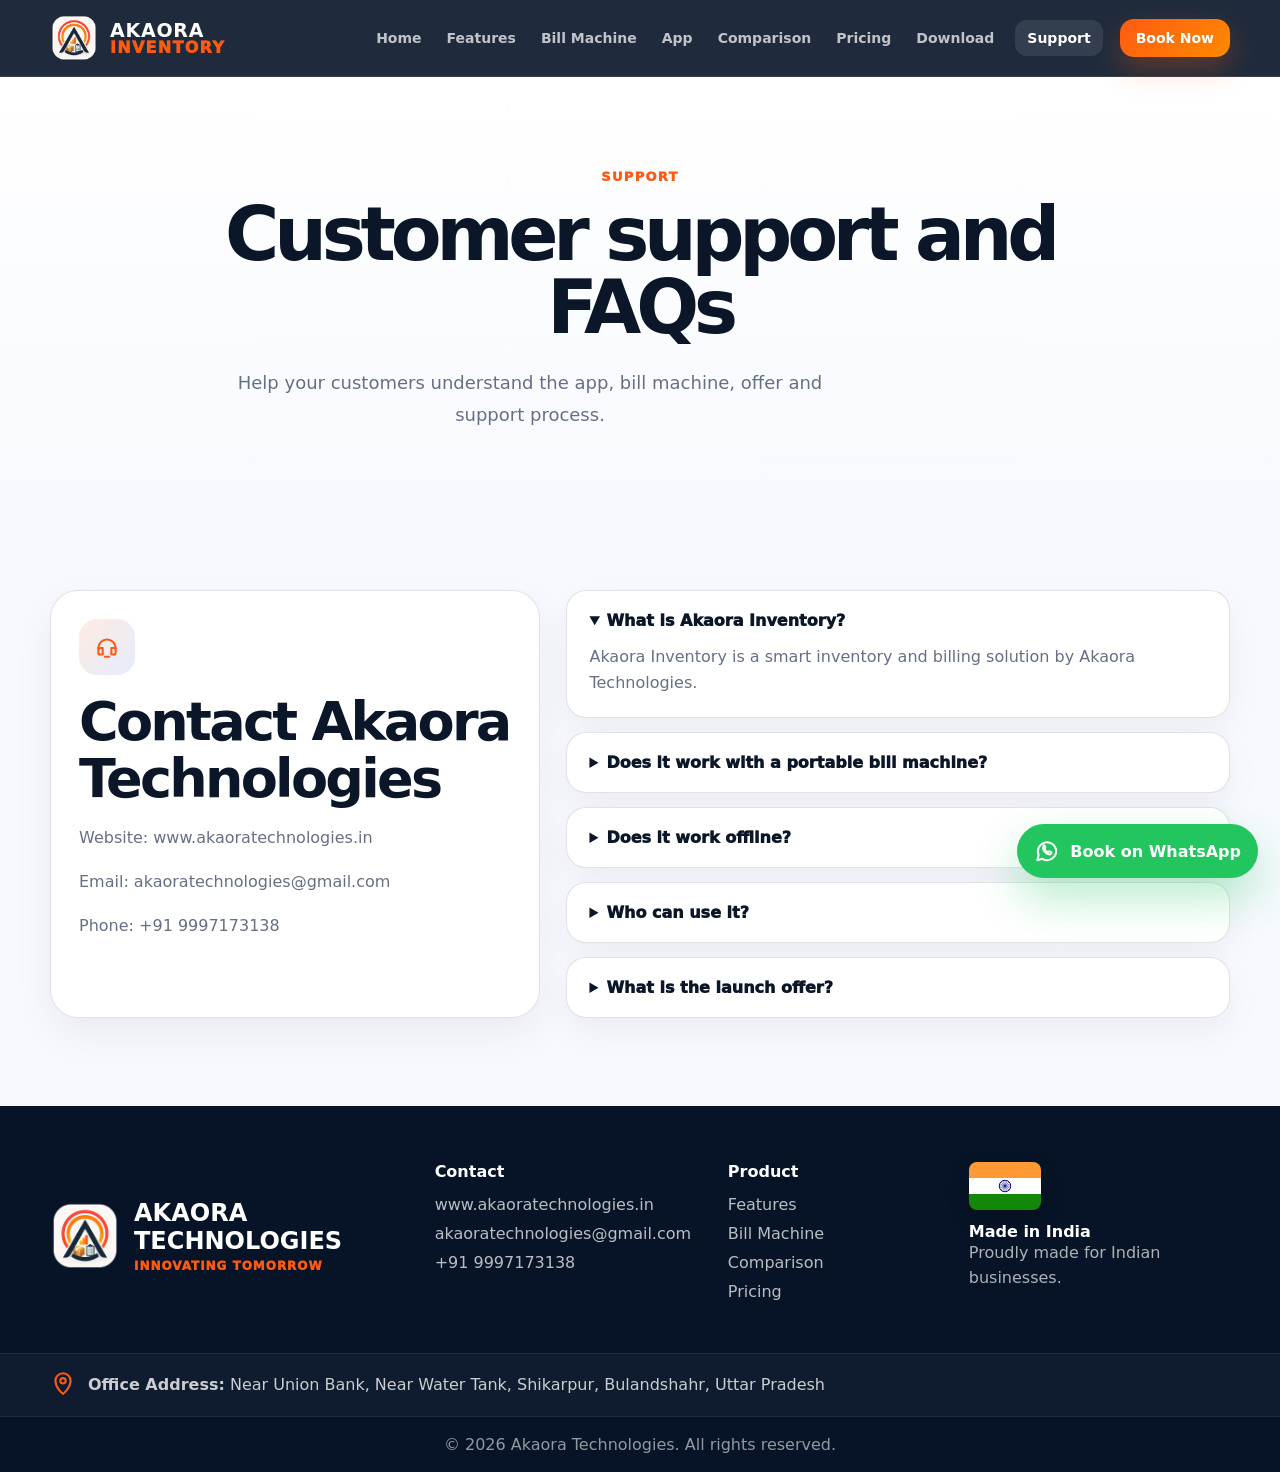
<file: support.html>
<!doctype html>
<html lang="en">
<head>
  <meta charset="utf-8">
  <meta name="viewport" content="width=device-width, initial-scale=1">
  <title>Support | Akaora Inventory</title>
  <meta name="description" content="Support and FAQs for Akaora Inventory.">
  <meta name="theme-color" content="#071427">
  <link rel="icon" href="favicon.png">
  <link rel="stylesheet" href="style.css">
  
</head>
<body>

<header class="site-header">
  <div class="container nav">
    <a class="brand" href="index.html" aria-label="Akaora Inventory">
      <img src="assets/akaora-logo.webp" width="48" height="48" alt="Akaora Inventory logo">
      <span><b>Akaora</b><em>Inventory</em></span>
    </a>
    <button class="menu-btn" id="menuBtn" aria-label="Open menu"><span></span><span></span><span></span></button>
    <nav class="nav-links" id="navLinks"><a class="" href="index.html">Home</a><a class="" href="features.html">Features</a><a class="" href="bill-machine.html">Bill Machine</a><a class="" href="app.html">App</a><a class="" href="comparison.html">Comparison</a><a class="" href="pricing.html">Pricing</a><a class="" href="download.html">Download</a><a class="active" href="support.html">Support</a><a class="book-nav" href="book-now.html">Book Now</a></nav>
  </div>
</header>

<main>
<section class="page-hero">
  <div class="container narrow">
    <p class="eyebrow dark">Support</p>
    <h1>Customer support and FAQs</h1>
    <p class="lead dark">Help your customers understand the app, bill machine, offer and support process.</p>
  </div>
</section>
<section class="section">
  <div class="container support-grid">
    <div class="support-card">
      <span class="svgbox"><svg viewBox="0 0 24 24" aria-hidden="true"><path d="M4 13a8 8 0 1 1 16 0"/><path d="M4 13v4a2 2 0 0 0 2 2h2v-6H6a2 2 0 0 0-2 2"/><path d="M20 13v4a2 2 0 0 1-2 2h-2v-6h2a2 2 0 0 1 2 2"/><path d="M14 21h-4"/></svg></span>
      <h2>Contact Akaora Technologies</h2>
      <p class="muted">Website: www.akaoratechnologies.in</p>
      <p class="muted">Email: akaoratechnologies@gmail.com</p>
      <p class="muted">Phone: +91 9997173138</p>
    </div>
    <div class="faq-list">
      <details open><summary>What is Akaora Inventory?</summary><p>Akaora Inventory is a smart inventory and billing solution by Akaora Technologies.</p></details>
      <details><summary>Does it work with a portable bill machine?</summary><p>Yes. It works with a portable bill machine for receipt and invoice printing.</p></details>
      <details><summary>Does it work offline?</summary><p>Yes. It supports offline mode and online sync.</p></details>
      <details><summary>Who can use it?</summary><p>Retail shops, wholesalers, distributors, warehouses, field sales and service providers.</p></details>
      <details><summary>What is the launch offer?</summary><p>The launch offer is ₹4,999 after discount from ₹7,999, only for the first 100 happy customers.</p></details>
    </div>
  </div>
</section>
</main>

<footer class="footer">
  <div class="container footer-grid">
    <div class="footer-brand">
      <img src="assets/akaora-logo.webp" width="70" height="70" loading="lazy" alt="Akaora Technologies logo">
      <div><strong>Akaora Technologies</strong><span>Innovating Tomorrow</span></div>
    </div>
    <div>
      <h4>Contact</h4>
      <a href="https://www.akaoratechnologies.in">www.akaoratechnologies.in</a>
      <a href="mailto:akaoratechnologies@gmail.com">akaoratechnologies@gmail.com</a>
      <a href="tel:+919997173138">+91 9997173138</a>
    </div>
    <div>
      <h4>Product</h4>
      <a href="features.html">Features</a>
      <a href="bill-machine.html">Bill Machine</a>
      <a href="comparison.html">Comparison</a>
      <a href="pricing.html">Pricing</a>
    </div>
    <div class="footer-india">
      
<svg class="india-flag" viewBox="0 0 90 60" role="img" aria-label="Indian flag">
  <rect width="90" height="20" fill="#FF9933"/>
  <rect y="20" width="90" height="20" fill="#FFFFFF"/>
  <rect y="40" width="90" height="20" fill="#138808"/>
  <circle cx="45" cy="30" r="7.2" fill="none" stroke="#000080" stroke-width="1.2"/>
  <g stroke="#000080" stroke-width=".55">
    <line x1="45" y1="22.8" x2="45" y2="37.2"/>
    <line x1="37.8" y1="30" x2="52.2" y2="30"/>
    <line x1="39.9" y1="24.9" x2="50.1" y2="35.1"/>
    <line x1="50.1" y1="24.9" x2="39.9" y2="35.1"/>
    <line x1="42.2" y1="23.4" x2="47.8" y2="36.6"/>
    <line x1="47.8" y1="23.4" x2="42.2" y2="36.6"/>
    <line x1="38.4" y1="27.2" x2="51.6" y2="32.8"/>
    <line x1="51.6" y1="27.2" x2="38.4" y2="32.8"/>
  </g>
</svg>

      <strong>Made in India</strong>
      <p>Proudly made for Indian businesses.</p>
    </div>
  </div>
  <div class="office-address">
    <div class="container">
      <span><svg viewBox="0 0 24 24" aria-hidden="true"><path d="M12 22s7-5.1 7-12a7 7 0 0 0-14 0c0 6.9 7 12 7 12Z"/><circle cx="12" cy="10" r="2.5"/></svg></span>
      <p><strong>Office Address:</strong> Near Union Bank, Near Water Tank, Shikarpur, Bulandshahr, Uttar Pradesh</p>
    </div>
  </div>
  <div class="copyright">© 2026 Akaora Technologies. All rights reserved.</div>
</footer>

<script src="script.js" defer></script>
<a class="floating-whatsapp" href="https://wa.me/919997173138?text=Hello%20Akaora%20Technologies%2C%20I%20want%20to%20book%20Akaora%20Inventory%20Bill%20Machine." target="_blank" aria-label="Chat on WhatsApp">
<svg viewBox="0 0 24 24" aria-hidden="true">
  <path d="M20.5 11.8a8.5 8.5 0 0 1-12.8 7.4L3 20.5l1.3-4.5a8.5 8.5 0 1 1 16.2-4.2Z"/>
  <path d="M8.8 7.8c-.2.4-.6.8-.6 1.5 0 1.8 2.4 4.9 5.4 5.8.7.2 1.4.1 1.8-.4l.7-.9c.2-.3.1-.6-.2-.8l-1.5-.7c-.3-.1-.5-.1-.7.2l-.4.5c-.2.2-.4.2-.7.1-1.2-.5-2.2-1.5-2.8-2.7-.1-.3-.1-.5.1-.7l.4-.4c.2-.2.3-.5.1-.8L9.8 7c-.2-.3-.7-.4-1-.1Z"/>
</svg>
<span>Book on WhatsApp</span></a>
</body>
</html>
</file>
<file: style.css>
:root{
  --navy:#071427;--navy2:#0d203d;--orange:#ff5a12;--orange2:#ff8a00;--blue:#2563eb;
  --text:#0b1628;--muted:#667085;--bg:#f7f9fe;--card:#fff;--line:rgba(12,23,40,.12);
  --shadow:0 24px 70px rgba(7,20,39,.13);--radius:30px;
}
*{box-sizing:border-box}html{scroll-behavior:smooth}body{margin:0;font-family:Inter,system-ui,-apple-system,Segoe UI,Arial,sans-serif;background:var(--bg);color:var(--text)}a{text-decoration:none;color:inherit}img{max-width:100%;display:block}.container{width:min(1180px,calc(100% - 36px));margin:auto}.site-header{position:sticky;top:0;z-index:50;background:rgba(7,20,39,.9);backdrop-filter:blur(18px);border-bottom:1px solid rgba(255,255,255,.1)}.nav{min-height:76px;display:flex;align-items:center;justify-content:space-between}.brand{display:flex;align-items:center;gap:12px;color:#fff}.brand img{width:48px;height:48px;border-radius:15px;object-fit:cover}.brand span{display:grid;line-height:1}.brand b{text-transform:uppercase;letter-spacing:.04em;font-size:19px}.brand em{font-style:normal;color:var(--orange);font-weight:950;text-transform:uppercase;letter-spacing:.08em}.nav-links{display:flex;align-items:center;gap:17px;color:rgba(255,255,255,.72);font-size:14px;font-weight:850}.nav-links a{padding:10px 4px;border-radius:12px;transition:.2s}.nav-links a:hover,.nav-links a.active{color:#fff;background:rgba(255,255,255,.09);padding:10px 12px}.menu-btn{display:none;width:44px;height:44px;border:0;border-radius:14px;background:rgba(255,255,255,.1);padding:10px}.menu-btn span{display:block;height:2px;background:#fff;border-radius:99px;margin:6px 0}.hero{min-height:720px;color:#fff;display:flex;align-items:center;overflow:hidden;background:radial-gradient(circle at 72% 35%,rgba(255,90,18,.26),transparent 32%),radial-gradient(circle at 20% 70%,rgba(37,99,235,.25),transparent 32%),linear-gradient(135deg,#071427,#0d1830 58%,#121b46)}.hero-grid{display:grid;grid-template-columns:.92fr 1.08fr;align-items:center;gap:42px}.eyebrow{margin:0 0 14px;font-size:13px;font-weight:950;text-transform:uppercase;letter-spacing:.1em;color:rgba(255,255,255,.7)}.eyebrow.dark{color:var(--orange)}h1,h2,h3,p{margin-top:0}h1{font-size:clamp(44px,7vw,80px);line-height:.98;letter-spacing:-.07em;margin-bottom:24px}h1 span,h2 span{color:var(--orange)}h2{font-size:clamp(32px,4.5vw,54px);line-height:1.06;letter-spacing:-.05em;margin-bottom:16px}.lead{font-size:18px;line-height:1.75;color:rgba(255,255,255,.78);max-width:620px}.lead.dark,.muted{color:var(--muted);line-height:1.75}.hero-actions,.download-actions{display:flex;gap:14px;flex-wrap:wrap;margin:30px 0}.btn{display:inline-flex;min-height:54px;padding:0 24px;align-items:center;justify-content:center;border-radius:17px;font-weight:950;border:1px solid transparent;transition:.22s}.btn:hover{transform:translateY(-3px)}.btn.primary{background:linear-gradient(135deg,var(--orange),var(--orange2));color:#fff;box-shadow:0 18px 38px rgba(255,90,18,.28)}.btn.secondary{background:rgba(255,255,255,.08);border-color:rgba(255,255,255,.18);color:#fff}.btn.secondary.dark{background:#fff;color:var(--text);border-color:var(--line)}.wide{width:100%;margin-top:18px}.hero-points{display:flex;gap:12px;flex-wrap:wrap}.hero-points div{display:flex;align-items:center;gap:10px;padding:13px 15px;border:1px solid rgba(255,255,255,.1);border-radius:17px;background:rgba(255,255,255,.07);font-weight:850}.hero-points svg{width:22px;height:22px}.hero-product{position:relative;min-height:560px}.machine-main-card{position:absolute;right:0;top:40px;width:82%;padding:24px;border-radius:42px;background:rgba(255,255,255,.08);border:1px solid rgba(255,255,255,.12);box-shadow:0 40px 100px rgba(0,0,0,.32)}.machine-main-card img{border-radius:28px;box-shadow:0 20px 55px rgba(0,0,0,.24)}.app-card{position:absolute;left:0;bottom:20px;width:235px;padding:10px;border-radius:36px;background:#111827;box-shadow:0 30px 80px rgba(0,0,0,.45)}.app-card img{border-radius:28px}.offer-chip{position:absolute;right:6%;bottom:20px;background:#fff;color:var(--text);border-radius:24px;padding:18px 22px;box-shadow:var(--shadow);border:1px solid var(--line)}.offer-chip span{display:block;text-transform:uppercase;color:var(--muted);font-weight:900;font-size:12px}.offer-chip strong{display:block;color:var(--orange);font-size:34px;letter-spacing:-.06em}.section{padding:88px 0}.section-head{text-align:center;max-width:780px}.section-head p{color:var(--muted);line-height:1.75}.cards-grid{display:grid;grid-template-columns:repeat(4,1fr);gap:18px}.feature-card,.support-card{background:#fff;border:1px solid var(--line);border-radius:28px;padding:28px;box-shadow:0 16px 42px rgba(7,20,39,.06);transition:.22s}.feature-card:hover{transform:translateY(-5px);box-shadow:var(--shadow)}.feature-card p{color:var(--muted);line-height:1.65}.svgbox{width:56px;height:56px;display:grid;place-items:center;border-radius:18px;background:linear-gradient(135deg,rgba(255,90,18,.12),rgba(37,99,235,.12));margin-bottom:18px}.svgbox.small{width:46px;height:46px;margin-bottom:10px}.svgbox svg,.hero-points svg,.mini-feature-list svg,.app-feature-cards svg,.usecase-grid svg{width:26px;height:26px;stroke:var(--orange);fill:none;stroke-width:1.9;stroke-linecap:round;stroke-linejoin:round}.product-section{background:#fff}.split-grid{display:grid;grid-template-columns:.9fr 1.1fr;gap:48px;align-items:center}.reverse{grid-template-columns:1.1fr .9fr}.product-board,.app-preview,.machine-image{border-radius:34px;overflow:hidden;background:#eef3fa;border:1px solid var(--line);box-shadow:var(--shadow)}.text-link{display:inline-flex;margin-top:16px;color:var(--orange);font-weight:950}.light-section,.content-block{background:#fff}.app-preview{display:grid;place-items:center;padding:25px;background:linear-gradient(135deg,#eef4ff,#fff)}.app-preview img{max-height:650px;width:auto;border-radius:32px;box-shadow:0 25px 80px rgba(7,20,39,.16)}.mini-feature-list{display:grid;grid-template-columns:repeat(2,1fr);gap:13px;margin-top:26px}.mini-feature-list span{display:flex;gap:10px;align-items:center;background:#f4f7fc;border:1px solid var(--line);border-radius:18px;padding:15px 16px;font-weight:850}.page-hero{text-align:center;padding:92px 0 54px;background:linear-gradient(180deg,#fff,#f7f9fe)}.page-hero .narrow{max-width:840px}.page-hero h1{color:var(--text);font-size:clamp(42px,6vw,74px)}.steps{display:grid;gap:12px}.steps div{display:flex;align-items:center;gap:16px;background:#fff;border:1px solid var(--line);box-shadow:0 14px 36px rgba(7,20,39,.06);border-radius:20px;padding:18px}.steps b{display:grid;place-items:center;width:44px;height:44px;border-radius:14px;background:var(--navy);color:#fff}.steps span{font-weight:900}.machine-layout{display:grid;grid-template-columns:1.12fr .88fr;gap:30px;align-items:stretch}.machine-image img{width:100%;height:100%;object-fit:cover}.machine-content{background:#fff;border:1px solid var(--line);border-radius:34px;padding:32px;box-shadow:var(--shadow)}.machine-feature-grid{display:grid;grid-template-columns:repeat(2,1fr);gap:14px;margin-top:24px}.machine-feature-grid div{background:#f7f9fe;border:1px solid var(--line);border-radius:22px;padding:18px}.machine-feature-grid p{color:var(--muted);font-size:14px;line-height:1.55;margin-bottom:0}.gallery-grid{display:grid;grid-template-columns:repeat(4,1fr);gap:18px}.gallery-grid img{border-radius:26px;background:#fff;border:1px solid var(--line);box-shadow:0 18px 45px rgba(7,20,39,.08);aspect-ratio:1.2;object-fit:cover}.app-layout{display:grid;grid-template-columns:360px 1fr;gap:48px;align-items:center}.app-screen{background:linear-gradient(135deg,#111827,#0b1430);border-radius:42px;padding:12px;box-shadow:var(--shadow)}.app-screen img{border-radius:32px}.app-feature-cards{display:grid;grid-template-columns:repeat(2,1fr);gap:14px;margin-top:26px}.app-feature-cards div,.usecase-grid div{display:flex;gap:12px;align-items:center;background:#fff;border:1px solid var(--line);box-shadow:0 14px 36px rgba(7,20,39,.06);border-radius:20px;padding:18px}.app-feature-cards b,.usecase-grid b{font-size:16px}.usecase-grid{display:grid;grid-template-columns:repeat(3,1fr);gap:16px}.comparison-hero{display:grid;grid-template-columns:1fr auto 1fr;gap:22px;align-items:stretch;margin-bottom:28px}.compare-product{border-radius:32px;padding:30px;border:1px solid var(--line);box-shadow:var(--shadow);text-align:center}.compare-product>img:first-child{margin:0 auto 14px;border-radius:20px}.akaora-side{background:linear-gradient(135deg,#071427,#102653);color:#fff}.ezo-side{background:#fff}.compare-product p{opacity:.78;line-height:1.7}.compare-machine{height:230px;width:100%;object-fit:contain;margin-top:18px}.vs-badge{align-self:center;justify-self:center;width:82px;height:82px;border-radius:50%;display:grid;place-items:center;font-weight:950;font-size:24px;color:#fff;background:linear-gradient(135deg,var(--orange),var(--blue));box-shadow:0 22px 48px rgba(255,90,18,.25)}.table-wrap{overflow:auto;background:#fff;border:1px solid var(--line);box-shadow:var(--shadow);border-radius:28px}table{width:100%;border-collapse:collapse;min-width:780px}th{padding:20px 22px;background:var(--navy);color:#fff;text-align:left}th:nth-child(3){background:linear-gradient(135deg,var(--orange),var(--orange2))}td{padding:18px 22px;border-bottom:1px solid var(--line);color:#344054}td:first-child{font-weight:950;color:var(--text)}td:nth-child(3){font-weight:750}.pricing-layout{display:grid;grid-template-columns:390px 1fr;gap:34px}.price-card{border-radius:36px;padding:34px;background:linear-gradient(135deg,#071427,#12275a);color:#fff;box-shadow:var(--shadow)}.price-card span{display:block;text-transform:uppercase;color:#ffd199;font-weight:950}.price-card del{display:block;margin-top:18px;font-size:34px;font-weight:950;text-decoration-color:#ef4444;text-decoration-thickness:5px}.price-card strong{display:block;font-size:74px;color:var(--orange);letter-spacing:-.07em}.price-card em{display:block;font-style:normal;font-weight:900}.price-info{background:#fff;border:1px solid var(--line);border-radius:34px;padding:34px;box-shadow:var(--shadow)}.check-list{list-style:none;padding:0;margin:20px 0;display:grid;gap:14px}.check-list li{position:relative;padding-left:34px;font-weight:850}.check-list li:before{content:"";position:absolute;left:0;top:2px;width:20px;height:20px;border-radius:50%;background:var(--orange)}.download-layout{display:grid;grid-template-columns:1fr 330px;gap:42px;align-items:center;background:#fff;border:1px solid var(--line);box-shadow:var(--shadow);border-radius:34px;padding:36px}.download-layout img{border-radius:34px;box-shadow:0 24px 70px rgba(7,20,39,.16)}.notice{background:#fff7ed;color:#9a3412;border:1px solid #fed7aa;border-radius:18px;padding:15px 18px;font-weight:800}.support-grid{display:grid;grid-template-columns:.85fr 1.15fr;gap:26px}.faq-list{display:grid;gap:14px}details{background:#fff;border:1px solid var(--line);border-radius:20px;padding:20px 22px;box-shadow:0 14px 35px rgba(7,20,39,.05)}summary{font-weight:950;cursor:pointer}details p{color:var(--muted);line-height:1.65;margin:14px 0 0}.footer{background:#071427;color:#fff;padding-top:56px}.footer-grid{display:grid;grid-template-columns:1.35fr 1fr .8fr 1fr;gap:32px;padding-bottom:42px}.footer-brand{display:flex;gap:14px;align-items:center}.footer-brand img{width:70px;height:70px;border-radius:20px}.footer-brand strong{display:block;font-size:24px;text-transform:uppercase}.footer-brand span{color:var(--orange);font-weight:950;text-transform:uppercase;letter-spacing:.08em;font-size:12px}.footer h4{margin:0 0 14px}.footer a{display:block;color:rgba(255,255,255,.72);margin:10px 0}.footer-india svg{width:72px;border-radius:8px;margin-bottom:12px}.footer-india p{color:rgba(255,255,255,.67);line-height:1.55}.copyright{text-align:center;padding:18px;color:rgba(255,255,255,.56);border-top:1px solid rgba(255,255,255,.1)}@media(max-width:1020px){.menu-btn{display:block}.nav-links{display:none;position:absolute;top:76px;left:18px;right:18px;flex-direction:column;align-items:stretch;background:rgba(7,20,39,.97);border:1px solid rgba(255,255,255,.1);border-radius:24px;padding:12px}.nav-links.open{display:flex}.nav-links a{padding:15px!important}.hero{padding:78px 0}.hero-grid,.split-grid,.reverse,.machine-layout,.app-layout,.comparison-hero,.pricing-layout,.download-layout,.support-grid{grid-template-columns:1fr}.hero-product{min-height:520px}.cards-grid{grid-template-columns:repeat(2,1fr)}.gallery-grid{grid-template-columns:repeat(2,1fr)}.footer-grid{grid-template-columns:1fr 1fr}.app-screen{max-width:360px;margin:auto}.vs-badge{margin:-4px auto}}@media(max-width:640px){.container{width:min(100% - 26px,1180px)}.section{padding:64px 0}.brand b{font-size:16px}.brand img{width:42px;height:42px}.cards-grid,.machine-feature-grid,.gallery-grid,.app-feature-cards,.usecase-grid,.footer-grid,.mini-feature-list{grid-template-columns:1fr}.hero-product{min-height:430px}.machine-main-card{width:88%;padding:14px;border-radius:26px}.app-card{width:170px}.offer-chip{display:none}.price-card strong{font-size:54px}.download-layout{padding:24px}.compare-machine{height:190px}}


/* Updated real machine photo polish */
.machine-main-card img,
.product-board img,
.machine-image img,
.compare-machine,
.gallery-grid img {
  background: linear-gradient(135deg, #f7f9fe, #ffffff);
}

.machine-gallery-updated {
  grid-template-columns: repeat(5, 1fr);
}

.machine-gallery-updated img {
  aspect-ratio: 1 / 1;
  object-fit: contain;
  padding: 10px;
}

.machine-main-card {
  background: linear-gradient(135deg, rgba(255,255,255,.12), rgba(255,90,18,.10));
}

.product-board img,
.machine-image img {
  object-fit: contain;
  padding: 20px;
  background: #f3f6fb;
}

@media(max-width:1020px) {
  .machine-gallery-updated {
    grid-template-columns: repeat(2, 1fr);
  }
}

@media(max-width:640px) {
  .machine-gallery-updated {
    grid-template-columns: 1fr;
  }
}


/* Final optimization, responsive polish, real phone frame, booking and WhatsApp */
.nav-links .book-nav,
.book-nav {
  color: #ffffff !important;
  background: linear-gradient(135deg, var(--orange), var(--orange2)) !important;
  padding: 11px 16px !important;
  border-radius: 14px;
  box-shadow: 0 12px 28px rgba(255,90,18,.28);
}

.btn svg {
  width: 20px;
  height: 20px;
  margin-right: 9px;
  stroke: currentColor;
  fill: none;
  stroke-width: 2;
  stroke-linecap: round;
  stroke-linejoin: round;
}

.real-phone-frame {
  position: relative;
  border-radius: 38px;
  padding: 12px;
  background: linear-gradient(145deg, #151923, #05070d);
  border: 1px solid rgba(255,255,255,.18);
  box-shadow: 0 30px 90px rgba(0,0,0,.38), inset 0 0 0 2px rgba(255,255,255,.04);
  overflow: hidden;
}

.real-phone-frame::before {
  content: "";
  position: absolute;
  inset: 5px;
  border-radius: 34px;
  border: 1px solid rgba(255,255,255,.08);
  pointer-events: none;
  z-index: 2;
}

.real-phone-frame .phone-notch {
  position: absolute;
  left: 50%;
  top: 12px;
  transform: translateX(-50%);
  width: 86px;
  height: 24px;
  background: #05070d;
  border-radius: 0 0 16px 16px;
  z-index: 3;
}

.real-phone-frame img {
  border-radius: 28px;
  width: 100%;
  height: auto;
}

.real-phone-frame.large {
  max-width: 360px;
  margin: auto;
  border-radius: 44px;
  padding: 13px;
}

.real-phone-frame.large img {
  border-radius: 33px;
}

.download-pro-grid {
  display: grid;
  grid-template-columns: 1.2fr .8fr;
  gap: 38px;
  align-items: center;
}

.download-panel {
  background: #fff;
  border: 1px solid var(--line);
  border-radius: 34px;
  padding: 36px;
  box-shadow: var(--shadow);
}

.download-info-grid {
  display: grid;
  grid-template-columns: repeat(3, 1fr);
  gap: 14px;
  margin: 28px 0;
}

.download-info-grid div,
.download-feature-strip div {
  background: #f7f9fe;
  border: 1px solid var(--line);
  border-radius: 20px;
  padding: 18px;
}

.download-info-grid svg,
.download-feature-strip svg,
.booking-form svg,
.contact-address-card svg,
.office-address svg {
  width: 26px;
  height: 26px;
  stroke: var(--orange);
  fill: none;
  stroke-width: 1.9;
  stroke-linecap: round;
  stroke-linejoin: round;
}

.download-info-grid strong,
.download-info-grid span {
  display: block;
}

.download-info-grid span {
  color: var(--muted);
  font-size: 13px;
  margin-top: 5px;
}

.download-phone-wrap {
  display: grid;
  place-items: center;
}

.download-feature-strip {
  display: grid;
  grid-template-columns: repeat(4,1fr);
  gap: 16px;
}

.download-feature-strip b {
  display: block;
  margin-top: 12px;
}

.download-feature-strip p {
  color: var(--muted);
  margin-bottom: 0;
  line-height: 1.55;
}

.floating-whatsapp {
  position: fixed;
  right: 22px;
  bottom: 22px;
  z-index: 90;
  display: flex;
  align-items: center;
  gap: 10px;
  color: #fff;
  background: #22c55e;
  padding: 14px 17px;
  border-radius: 999px;
  box-shadow: 0 20px 45px rgba(34,197,94,.32);
  font-weight: 900;
}

.floating-whatsapp svg {
  width: 26px;
  height: 26px;
  fill: none;
  stroke: currentColor;
  stroke-width: 1.8;
  stroke-linecap: round;
  stroke-linejoin: round;
}

.office-address {
  border-top: 1px solid rgba(255,255,255,.08);
  background: rgba(255,255,255,.03);
  padding: 16px 0;
}

.office-address .container {
  display: flex;
  align-items: center;
  gap: 12px;
}

.office-address p {
  color: rgba(255,255,255,.78);
  margin: 0;
}

.india-flag {
  width: 76px;
  height: auto;
  border-radius: 8px;
  box-shadow: 0 8px 22px rgba(0,0,0,.2);
  margin-bottom: 12px;
}

.booking-grid {
  display: grid;
  grid-template-columns: .95fr 1.05fr;
  gap: 34px;
  align-items: start;
}

.booking-product {
  position: sticky;
  top: 98px;
  background: #fff;
  border: 1px solid var(--line);
  border-radius: 34px;
  padding: 24px;
  box-shadow: var(--shadow);
}

.booking-product img {
  border-radius: 26px;
  background: #f4f7fb;
}

.booking-offer {
  margin-top: 18px;
  background: linear-gradient(135deg, var(--navy), #10265a);
  color: #fff;
  border-radius: 24px;
  padding: 22px;
}

.booking-offer span,
.booking-offer em {
  display: block;
  font-style: normal;
  color: rgba(255,255,255,.78);
  font-weight: 800;
}

.booking-offer del {
  display: inline-block;
  margin: 10px 0 0;
  font-size: 28px;
  font-weight: 950;
  text-decoration-color: #ef4444;
  text-decoration-thickness: 4px;
}

.booking-offer strong {
  display: block;
  color: var(--orange);
  font-size: 56px;
  letter-spacing: -.06em;
}

.booking-form {
  background: #fff;
  border: 1px solid var(--line);
  border-radius: 34px;
  padding: 34px;
  box-shadow: var(--shadow);
}

.booking-form label {
  display: grid;
  gap: 8px;
  margin: 15px 0;
  font-weight: 850;
}

.booking-form input,
.booking-form select,
.booking-form textarea {
  width: 100%;
  border: 1px solid var(--line);
  background: #f7f9fe;
  border-radius: 16px;
  padding: 15px 16px;
  color: var(--text);
  font: inherit;
  outline: none;
}

.booking-form input:focus,
.booking-form select:focus,
.booking-form textarea:focus {
  border-color: var(--orange);
  box-shadow: 0 0 0 4px rgba(255,90,18,.12);
}

.contact-address-card {
  text-align: center;
  max-width: 800px;
  background: #fff;
  border: 1px solid var(--line);
  border-radius: 32px;
  padding: 34px;
  box-shadow: var(--shadow);
}

.contact-address-card .svgbox {
  margin: 0 auto 16px;
}

.footer-india svg.india-flag {
  display: block;
}

@media(max-width: 1020px) {
  .download-pro-grid,
  .booking-grid {
    grid-template-columns: 1fr;
  }
  .booking-product {
    position: static;
  }
  .download-feature-strip,
  .download-info-grid {
    grid-template-columns: repeat(2,1fr);
  }
}

@media(max-width: 640px) {
  .floating-whatsapp {
    right: 14px;
    bottom: 14px;
    padding: 13px;
  }
  .floating-whatsapp span {
    display: none;
  }
  .download-feature-strip,
  .download-info-grid {
    grid-template-columns: 1fr;
  }
  .office-address .container {
    align-items: flex-start;
  }
  .booking-form,
  .download-panel {
    padding: 24px;
    border-radius: 26px;
  }
  .booking-offer strong {
    font-size: 44px;
  }
  .real-phone-frame.large {
    max-width: 300px;
  }
}
</file>
